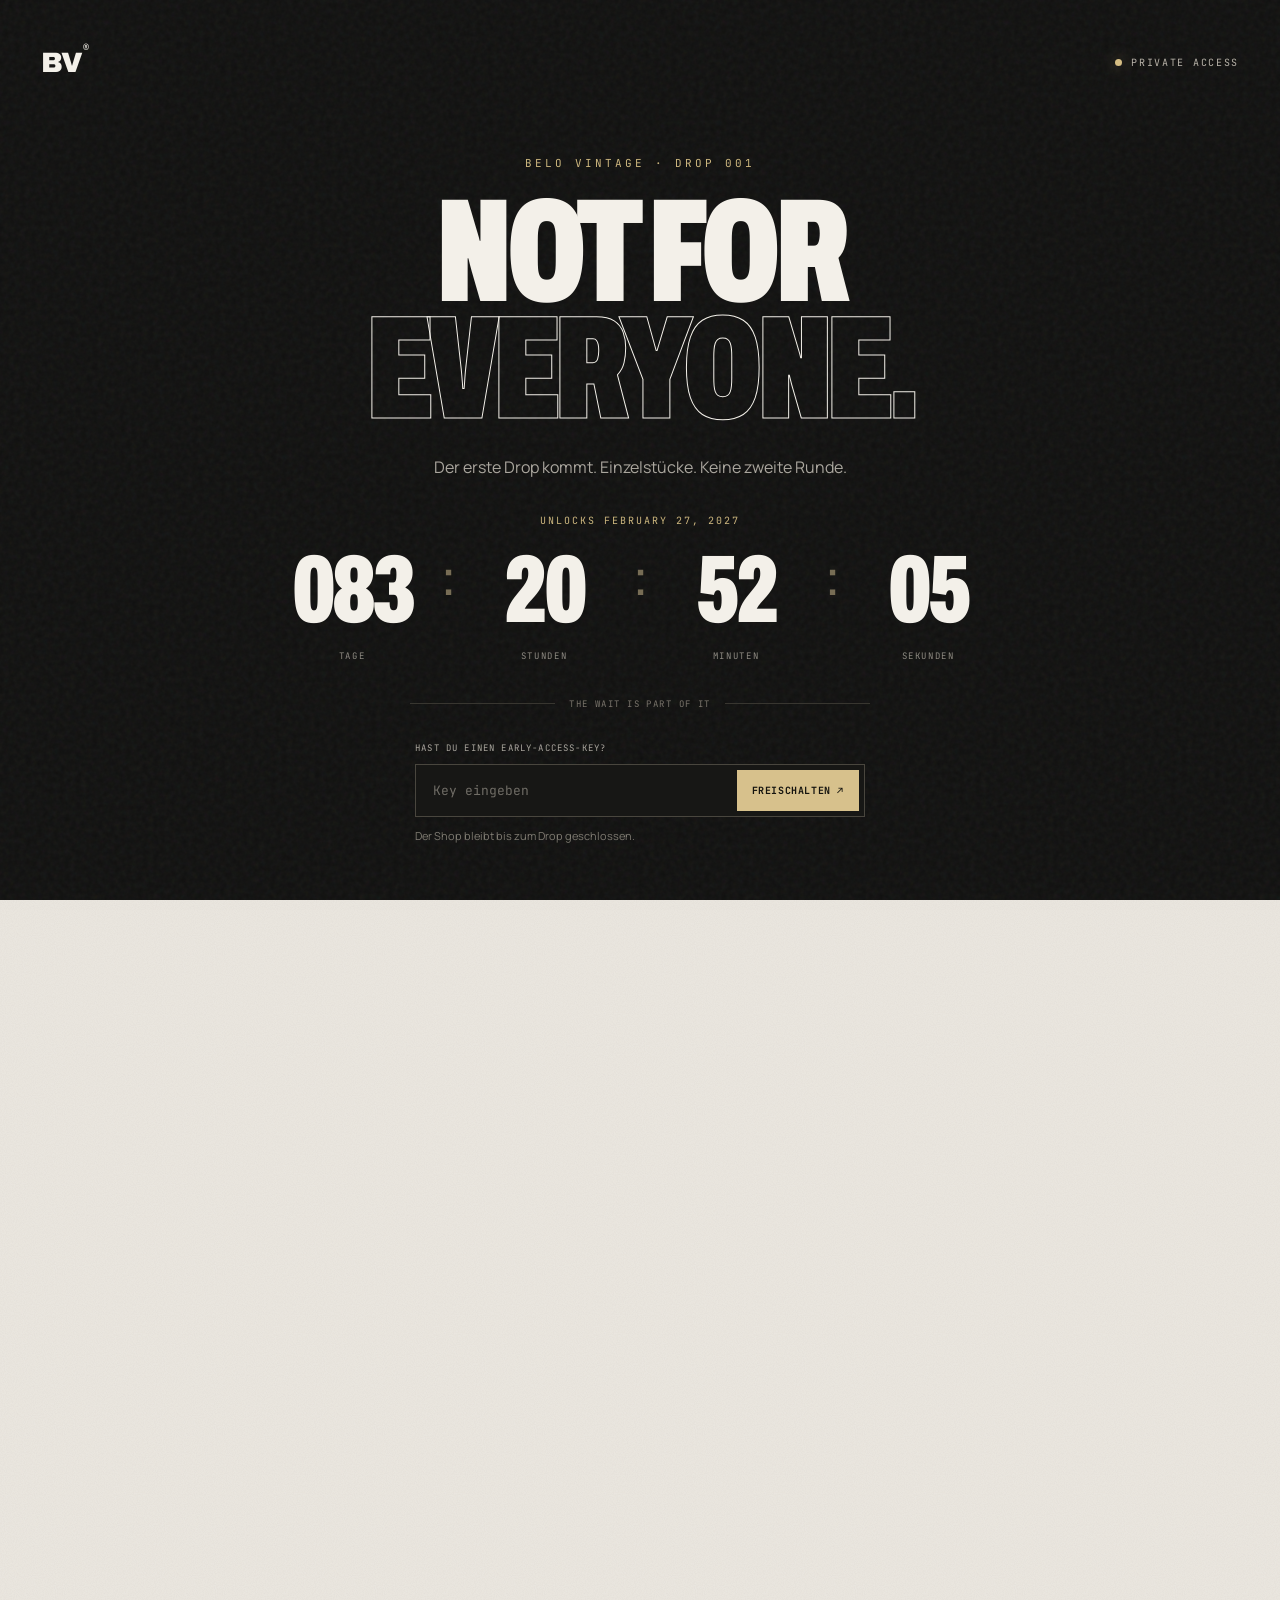
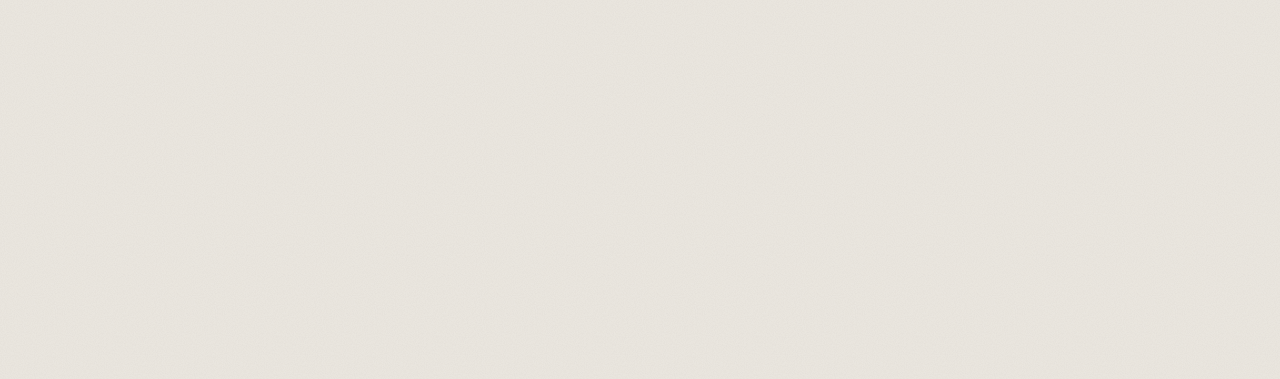
<file: index.html>
<!doctype html>
<html lang="de">
<head>
<meta charset="utf-8">
<meta name="viewport" content="width=device-width, initial-scale=1, viewport-fit=cover">
<title>Vintage Shop</title>
<meta name="description" content="Handverlesene Vintage- und Streetwear-Teile. Jedes Teil gibt es nur einmal.">
<meta name="theme-color" content="#14120F">
<script>document.documentElement.classList.add("drop-lock-pending");</script>
<link rel="icon" type="image/svg+xml" href="/favicon.svg?v=20261013-2">
<meta property="og:type" content="website">
<meta property="og:site_name" content="BELO VINTAGE">
<meta property="og:title" content="BELO VINTAGE – Vintage &amp; Streetwear">
<meta property="og:description" content="Handverlesene Vintage- &amp; Streetwear-Pieces. Jedes Teil gibt es nur einmal.">
<meta property="og:url" content="https://belovintage.de/">
<meta property="og:image" content="https://belovintage.de/favicon.svg">
<meta name="twitter:card" content="summary">
<meta name="twitter:title" content="BELO VINTAGE – Vintage &amp; Streetwear">
<meta name="twitter:description" content="Handverlesene Vintage- &amp; Streetwear-Pieces. Jedes Teil gibt es nur einmal.">
<link rel="preconnect" href="https://fonts.googleapis.com">
<link rel="preconnect" href="https://fonts.gstatic.com" crossorigin>
<link rel="stylesheet" href="https://fonts.googleapis.com/css2?family=Archivo:wdth,wght@62..125,500;62..125,700;62..125,900&family=Manrope:wght@400;500;600;700&family=JetBrains+Mono:wght@400;500&display=swap">
<link rel="stylesheet" href="style.css?v=20261013-9">
</head>
<body class="drop-locked">

<section id="drop-lock" aria-labelledby="lock-title">
  <div class="lock-grain" aria-hidden="true"></div>
  <div class="lock-top"><span class="lock-mark">BV<span>®</span></span><span class="lock-status"><i></i> PRIVATE ACCESS</span></div>
  <div class="lock-main">
    <p class="lock-kicker">BELO VINTAGE · DROP 001</p>
    <h1 id="lock-title">NOT FOR<br><span>EVERYONE.</span></h1>
    <p class="lock-copy">Der erste Drop kommt. Einzelstücke. Keine zweite Runde.</p>
    <div class="lock-date-label">UNLOCKS FEBRUARY 27, 2027</div>
    <div class="lock-clock" aria-label="Countdown bis zum ersten Drop">
      <div><strong id="cd-days">000</strong><span>TAGE</span></div><b class="clock-colon">:</b>
      <div><strong id="cd-hours">00</strong><span>STUNDEN</span></div><b class="clock-colon">:</b>
      <div><strong id="cd-minutes">00</strong><span>MINUTEN</span></div><b class="clock-colon">:</b>
      <div><strong id="cd-seconds">00</strong><span>SEKUNDEN</span></div>
    </div>
    <div class="lock-rule"><span></span><i>THE WAIT IS PART OF IT</i><span></span></div>
    <form id="early-form" class="early-form">
      <label for="early-key">HAST DU EINEN EARLY-ACCESS-KEY?</label>
      <div class="early-input-row"><input id="early-key" name="key" type="password" placeholder="Key eingeben" autocomplete="off" required maxlength="80"><button type="submit">FREISCHALTEN <span>↗</span></button></div>
      <p id="early-status" role="status" aria-live="polite">Der Shop bleibt bis zum Drop geschlossen.</p>
    </form>
  </div>
  <div class="lock-bottom"><span>BELO VINTAGE</span><span>EST. 2026</span><span>BERLIN · WORLDWIDE</span></div>
</section>

<div class="drops">
  <a class="drops-live" href="#shop"><i aria-hidden="true"></i><span class="lv" id="lv" hidden><b id="live-v">0</b> im Shop</span><span class="lv-sep" id="lv-sep" hidden></span><span><b id="drops-n">0</b> <span class="hide-s">Teile</span> verfügbar</span></a>
  <div class="drops-run" aria-hidden="true"><div class="track" id="ticker"></div></div>
</div>

<header class="bar">
  <a class="logo" href="#" aria-label="Zur Startseite"><span class="hole" aria-hidden="true"></span><span id="logo">VINTAGE</span></a>
  <nav class="links">
    <a href="#shop">Shop</a>
    <a href="#spiel">−20 % Spiel</a>
    <a href="#info">Infos</a>
    <a href="#kontakt">Kontakt</a>
  </nav>
  <div class="bar-r">
    <span class="live" id="live"><i></i><span id="live-n">0</span> verfügbar</span>
    <button class="cartbtn" id="cart-btn" type="button" aria-label="Warenkorb öffnen, 0 Teile">
      <svg viewBox="0 0 24 24" fill="none" stroke="currentColor" stroke-width="1.8" stroke-linecap="round" stroke-linejoin="round" aria-hidden="true"><path d="M5 8h14l-1.2 11.2a2 2 0 0 1-2 1.8H8.2a2 2 0 0 1-2-1.8z"/><path d="M9 8V6a3 3 0 0 1 6 0v2"/></svg>
      <span class="lbl">Warenkorb</span><span class="cnt" id="cart-n">0</span>
    </button>
  </div>
</header>

<section class="hero">
  <div class="hero-txt">
    <p class="kicker mono">Vintage &amp; Streetwear · Einzelstücke</p>
    <h1 id="hero-name">VINTAGE</h1>
    <p class="slogan" id="hero-slogan"></p>
    <div class="hero-cta">
      <a class="btn" href="#shop">Zum Drop <span aria-hidden="true">↓</span></a>
      <a class="btn line" href="#spiel" id="hero-game">20 % erspielen</a>
      <div class="seal" aria-hidden="true">
        <svg viewBox="0 0 120 120"><defs><path id="sealp" d="M60 60 m-45 0 a45 45 0 1 1 90 0 a45 45 0 1 1 -90 0"/></defs><text><textPath href="#sealp" textLength="282">ECHT · GEPRÜFT · GEMESSEN · EINZELSTÜCK ·</textPath></text></svg>
        <span class="seal-c">✓</span>
      </div>
    </div>
  </div>
  <div class="leine" id="leine" aria-label="Neue Teile"></div>
</section>

<main id="shop" class="wrap">
  <div class="shop-h">
    <h2>Der Drop</h2>
    <span class="mono muted" id="count"></span>
  </div>
  <div class="filterbar" id="filterbar">
    <div class="seg" id="cats" role="group" aria-label="Kategorie"></div>
    <div class="fright">
      <label class="field"><span>Größe</span><select id="f-size"><option value="">Alle</option></select></label>
      <label class="field"><span>Sortierung</span>
        <select id="f-sort">
          <option value="neu">Neu zuerst</option>
          <option value="preis-auf">Preis ↑</option>
          <option value="preis-ab">Preis ↓</option>
        </select></label>
      <label class="switch"><input type="checkbox" id="f-avail"><span class="knob" aria-hidden="true"></span>Nur verfügbar</label>
    </div>
  </div>
  <div class="grid" id="grid"></div>
</main>

<section class="game" id="spiel">
  <div class="game-in">
    <div class="game-txt">
      <p class="mono kicker">Rabatt-Spiel</p>
      <h2>Schnapp dir das Etikett. Spar <span class="hl">20&nbsp;%</span>.</h2>
      <p>Ein Holo-Preisetikett wirbelt durchs Bild, mal schnell, mal langsam. Tipp genau dann, wenn es auf der Linie ist. Triffst du, gilt der Rabatt für deine ganze Bestellung.</p>
      <div class="tries" id="tries"></div>
      <button class="btn" type="button" id="play-btn">Spiel starten</button>
    </div>
    <div class="stage" id="stage" tabindex="0" aria-label="Spielfeld. Tippen, Klicken oder Leertaste stoppt das Etikett.">
      <canvas id="gcv"></canvas>
      <div class="result" id="result"><div class="res-in" id="res-in"></div></div>
    </div>
  </div>
</section>

<section id="info" class="wrap"><div class="service">
  <div class="svc">
    <svg viewBox="0 0 24 24" aria-hidden="true"><path d="M3 7h11v9H3zM14 10h4l3 3v3h-7z"/><circle cx="7" cy="17.5" r="1.8"/><circle cx="17" cy="17.5" r="1.8"/></svg>
    <div><h3>Versand</h3><p id="ship-text"></p><p class="svc-sub" id="ship-cost"></p></div>
  </div>
  <div class="svc">
    <svg viewBox="0 0 24 24" aria-hidden="true"><rect x="3" y="6" width="18" height="12" rx="2"/><path d="M3 10h18M7 15h3"/></svg>
    <div><h3>Bezahlung</h3><div class="pay" id="pay-chips"></div><p class="svc-sub">Abgewickelt über Stripe</p></div>
  </div>
  <div class="svc">
    <svg viewBox="0 0 24 24" aria-hidden="true"><path d="M4 12a8 8 0 1 0 2.3-5.6"/><path d="M4 4v4h4"/></svg>
    <div><h3>Rückgabe</h3><p>Es gilt das gesetzliche Widerrufsrecht.</p><p class="svc-sub"><a href="widerruf.html">Widerruf &amp; Versandinfos</a></p></div>
  </div>
  <div class="svc">
    <svg viewBox="0 0 24 24" aria-hidden="true"><path d="M4 5h16v11H8l-4 4z"/></svg>
    <div><h3>Fragen zu einem Teil?</h3><p id="ask-text">Schreib mir einfach, ich schicke dir gern mehr Fotos oder Maße.</p><p class="svc-sub" id="ask-link"></p></div>
  </div>
</div></section>

<footer id="kontakt" class="foot">
  <div class="wrap foot-in">
    <div>
      <div class="foot-name" id="foot-name">VINTAGE</div>
      <div class="contact" id="contact"></div>
    </div>
    <nav class="legal"><a href="impressum.html">Impressum</a><a href="datenschutz.html">Datenschutz</a><a href="widerruf.html">Widerruf &amp; Versand</a></nav>
  </div>
</footer>

<!-- Produkt + Checkout (Seitenpanel / Bottom-Sheet) -->
<div class="scrim" id="scrim" hidden></div>
<aside class="drawer" id="drawer" role="dialog" aria-modal="true" aria-labelledby="d-title" hidden>
  <div class="d-head">
    <button class="icon-btn" id="d-back" type="button" aria-label="Zurück" hidden>←</button>
    <span class="mono d-step" id="d-step">Artikel</span>
    <button class="icon-btn" id="d-close" type="button" aria-label="Schließen">✕</button>
  </div>

  <section class="d-body" id="step-item">
    <div class="gal">
      <button class="cardbtn" id="card-btn" type="button"><span class="cb-holo" aria-hidden="true"></span>Holo-Karte</button>
      <div class="carousel" id="carousel"></div>
      <button class="gnav prev" id="g-prev" type="button" aria-label="Vorheriges Foto">‹</button>
      <button class="gnav next" id="g-next" type="button" aria-label="Nächstes Foto">›</button>
      <span class="gcount mono" id="g-count"></span>
    </div>
    <div class="thumbs" id="thumbs"></div>
    <p class="mono d-brand" id="d-brand"></p>
    <h2 id="d-title"></h2>
    <p class="d-price" id="d-price"></p>
    <dl class="specs" id="d-specs"></dl>
    <p class="d-desc" id="d-desc"></p>
    <div class="d-actions" id="d-actions"></div>
  </section>

  <section class="d-body" id="step-checkout" hidden>
    <h2 class="cart-h">Dein Warenkorb</h2>
    <div class="cartlist" id="cartlist"></div>
    <div class="cart-empty" id="cart-empty" hidden>
      <p>Dein Warenkorb ist leer.</p>
      <button class="buy ghost" type="button" id="cart-shop">Zum Shop</button>
    </div>
    <div id="cart-pay">
      <p class="cart-note mono">Jedes Teil gibt es nur einmal. Reserviert ist es erst nach der Zahlung.</p>
      <div class="sum" id="sum"></div>
      <section class="coupon-box" aria-label="Gutscheincode">
        <button class="coupon-toggle" id="coupon-toggle" type="button" aria-expanded="false" aria-controls="coupon-form">
          <span>＋ Gutscheincode oder Rabatt</span><span class="coupon-arrow" aria-hidden="true">⌄</span>
        </button>
        <div class="coupon-form" id="coupon-form" hidden>
          <label for="coupon-input">Gutscheincode</label>
          <div class="coupon-row">
            <input id="coupon-input" type="text" autocomplete="off" placeholder="z. B. BELO20-VXCT" maxlength="40">
            <button class="buy" id="coupon-apply" type="button">Einlösen</button>
          </div>
          <p class="coupon-status" id="coupon-status" role="status" aria-live="polite"></p>
        </div>
        <div class="codeinfo" id="codeinfo" hidden></div>
      </section>
      <div class="pay cart-pay-chips" id="cart-chips"></div>
      <p class="cart-addr">Lieferadresse und Zahlung gibst du auf der nächsten Seite ein.</p>
      <label class="agree"><input type="checkbox" id="c-agree"><span>Ich habe die <a href="widerruf.html" target="_blank">Widerrufsbelehrung</a> und die <a href="datenschutz.html" target="_blank">Datenschutzerklärung</a> gelesen.</span></label>
      <p class="err" id="c-err" role="alert"></p>
      <button class="buy" type="button" id="pay-btn">Zahlungspflichtig bestellen</button>
      <p class="demo-note" id="demo-note" hidden>Demo-Modus: Bezahlsystem noch nicht verbunden. Es wird nichts abgebucht.</p>
    </div>
  </section>

  <section class="d-body done" id="step-done" hidden>
    <div class="check-big" aria-hidden="true">✓</div>
    <h2>Danke für deine Bestellung!</h2>
    <p id="done-text"></p>
    <div class="ordercard" id="done-card"></div>
    <button class="buy ghost" type="button" id="done-close">Weiter stöbern</button>
  </section>
</aside>

<!-- Holo-Sammelkarte -->
<div class="tc-wrap" id="tc-wrap" hidden role="dialog" aria-modal="true" aria-label="Holo-Sammelkarte">
  <div class="tc-top"><span class="mono">Sammelkarte</span><button class="icon-btn" id="tc-close" type="button" aria-label="Schließen">✕</button></div>
  <div class="tc-stage" id="tc-stage">
    <div class="tc" id="tc">
      <div class="tc-face tc-front" id="tc-front"></div>
      <div class="tc-face tc-back" id="tc-back"></div>
    </div>
  </div>
  <p class="tc-hint mono" id="tc-hint">Bewegen zum Glänzen · Tippen zum Umdrehen</p>
  <button class="btn line tc-gyro" id="tc-gyro" type="button" hidden>Handy-Neigung aktivieren</button>
</div>

<div class="toast" id="toast" role="status" aria-live="polite"></div>

<script>
(function(){
  const target=Date.UTC(2027,1,26,23,0,0);
  const pad=(n,len=2)=>String(n).padStart(len,"0");
  function tick(){let ms=Math.max(0,target-Date.now());const d=Math.floor(ms/86400000);ms%=86400000;const hr=Math.floor(ms/3600000);ms%=3600000;const min=Math.floor(ms/60000);ms%=60000;const sec=Math.floor(ms/1000);
    document.getElementById("cd-days").textContent=pad(d,3);document.getElementById("cd-hours").textContent=pad(hr);document.getElementById("cd-minutes").textContent=pad(min);document.getElementById("cd-seconds").textContent=pad(sec);
    if(target-Date.now()<=0){unlock("Der erste Drop ist jetzt geöffnet.");document.getElementById("early-form").hidden=true;}
  }
  function unlock(message){document.body.classList.remove("drop-locked");document.documentElement.classList.remove("drop-lock-pending");sessionStorage.setItem("belo_drop_access","1");document.getElementById("drop-lock").hidden=true;const s=document.getElementById("early-status");if(s)s.textContent=message;}
  if(sessionStorage.getItem("belo_drop_access")==="1"){document.body.classList.remove("drop-locked");document.documentElement.classList.remove("drop-lock-pending");document.getElementById("drop-lock").hidden=true;}
  document.getElementById("early-form").addEventListener("submit",function(e){e.preventDefault();const key=document.getElementById("early-key").value.trim();const status=document.getElementById("early-status");if(key.toUpperCase()==="BV-27F9-XQ8M-4KZT-P6WN-9R2C-H7YD"){unlock("Access granted. Willkommen bei BELO VINTAGE.");}else{status.textContent="Dieser Key ist nicht gültig. Versuch es erneut.";status.classList.add("is-error");}});
  tick();setInterval(tick,1000);
})();
</script>
<script src="produkte.js?v=20261013-8"></script>
<script src="app.js?v=20261013-9"></script>
</body>
</html>
</file>
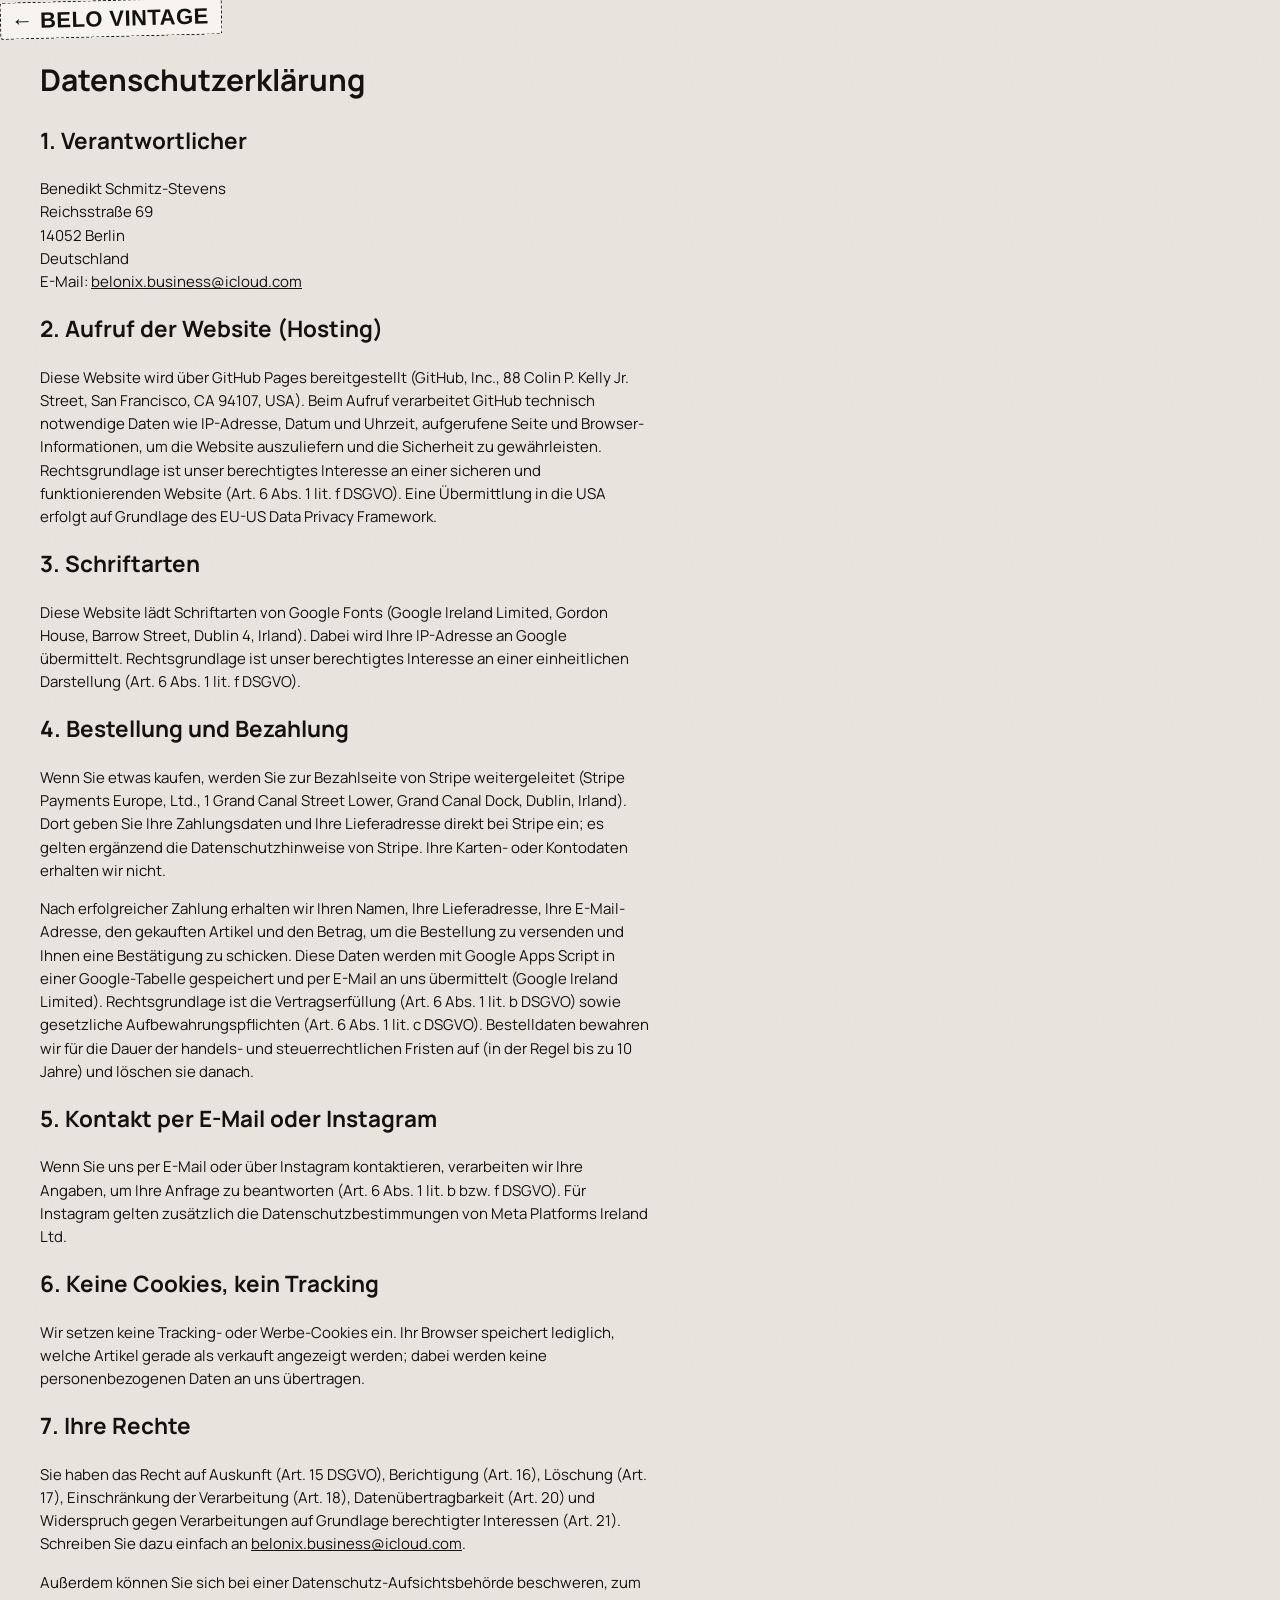
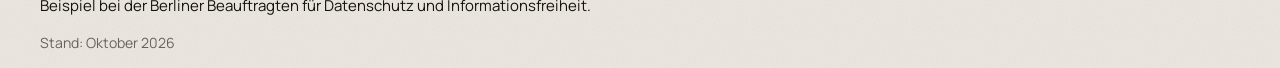
<file: datenschutz.html>
<!doctype html>
<html lang="de"><head><meta charset="utf-8"><meta name="viewport" content="width=device-width, initial-scale=1, viewport-fit=cover">
<title>Datenschutz – BELO VINTAGE</title><meta name="robots" content="noindex">
<link rel="stylesheet" href="https://fonts.googleapis.com/css2?family=Unbounded:wght@700;800&family=Manrope:wght@400;500;600;700&family=JetBrains+Mono:wght@400;500&display=swap">
<link rel="stylesheet" href="style.css">
<style>.legalpage p,.legalpage li{max-width:68ch;color:var(--ink)} .legalpage .muted{color:var(--muted);font-size:14px} .box{background:var(--surface);border:1px solid var(--line);border-radius:16px;padding:18px 20px;margin:12px 0} .legalpage a{color:var(--accent)}</style>
</head><body>
<header class="top"><a class="logo" href="index.html">← BELO VINTAGE</a></header>
<main class="wrap legalpage">
<h1>Datenschutzerklärung</h1>
<h2>1. Verantwortlicher</h2>
<p>Benedikt Schmitz-Stevens<br>Reichsstraße 69<br>14052 Berlin<br>Deutschland<br>E-Mail: <a href="mailto:belonix.business@icloud.com">belonix.business@icloud.com</a></p>
<h2>2. Aufruf der Website (Hosting)</h2>
<p>Diese Website wird über GitHub Pages bereitgestellt (GitHub, Inc., 88 Colin P. Kelly Jr. Street, San Francisco, CA 94107, USA). Beim Aufruf verarbeitet GitHub technisch notwendige Daten wie IP-Adresse, Datum und Uhrzeit, aufgerufene Seite und Browser-Informationen, um die Website auszuliefern und die Sicherheit zu gewährleisten. Rechtsgrundlage ist unser berechtigtes Interesse an einer sicheren und funktionierenden Website (Art. 6 Abs. 1 lit. f DSGVO). Eine Übermittlung in die USA erfolgt auf Grundlage des EU-US Data Privacy Framework.</p>
<h2>3. Schriftarten</h2>
<p>Diese Website lädt Schriftarten von Google Fonts (Google Ireland Limited, Gordon House, Barrow Street, Dublin 4, Irland). Dabei wird Ihre IP-Adresse an Google übermittelt. Rechtsgrundlage ist unser berechtigtes Interesse an einer einheitlichen Darstellung (Art. 6 Abs. 1 lit. f DSGVO).</p>
<h2>4. Bestellung und Bezahlung</h2>
<p>Wenn Sie etwas kaufen, werden Sie zur Bezahlseite von Stripe weitergeleitet (Stripe Payments Europe, Ltd., 1 Grand Canal Street Lower, Grand Canal Dock, Dublin, Irland). Dort geben Sie Ihre Zahlungsdaten und Ihre Lieferadresse direkt bei Stripe ein; es gelten ergänzend die Datenschutzhinweise von Stripe. Ihre Karten- oder Kontodaten erhalten wir nicht.</p>
<p>Nach erfolgreicher Zahlung erhalten wir Ihren Namen, Ihre Lieferadresse, Ihre E-Mail-Adresse, den gekauften Artikel und den Betrag, um die Bestellung zu versenden und Ihnen eine Bestätigung zu schicken. Diese Daten werden mit Google Apps Script in einer Google-Tabelle gespeichert und per E-Mail an uns übermittelt (Google Ireland Limited). Rechtsgrundlage ist die Vertragserfüllung (Art. 6 Abs. 1 lit. b DSGVO) sowie gesetzliche Aufbewahrungspflichten (Art. 6 Abs. 1 lit. c DSGVO). Bestelldaten bewahren wir für die Dauer der handels- und steuerrechtlichen Fristen auf (in der Regel bis zu 10 Jahre) und löschen sie danach.</p>
<h2>5. Kontakt per E-Mail oder Instagram</h2>
<p>Wenn Sie uns per E-Mail oder über Instagram kontaktieren, verarbeiten wir Ihre Angaben, um Ihre Anfrage zu beantworten (Art. 6 Abs. 1 lit. b bzw. f DSGVO). Für Instagram gelten zusätzlich die Datenschutzbestimmungen von Meta Platforms Ireland Ltd.</p>
<h2>6. Keine Cookies, kein Tracking</h2>
<p>Wir setzen keine Tracking- oder Werbe-Cookies ein. Ihr Browser speichert lediglich, welche Artikel gerade als verkauft angezeigt werden; dabei werden keine personenbezogenen Daten an uns übertragen.</p>
<h2>7. Ihre Rechte</h2>
<p>Sie haben das Recht auf Auskunft (Art. 15 DSGVO), Berichtigung (Art. 16), Löschung (Art. 17), Einschränkung der Verarbeitung (Art. 18), Datenübertragbarkeit (Art. 20) und Widerspruch gegen Verarbeitungen auf Grundlage berechtigter Interessen (Art. 21). Schreiben Sie dazu einfach an <a href="mailto:belonix.business@icloud.com">belonix.business@icloud.com</a>.</p>
<p>Außerdem können Sie sich bei einer Datenschutz-Aufsichtsbehörde beschweren, zum Beispiel bei der Berliner Beauftragten für Datenschutz und Informationsfreiheit.</p>
<p class="muted">Stand: Oktober 2026</p>
</main></body></html>
</file>
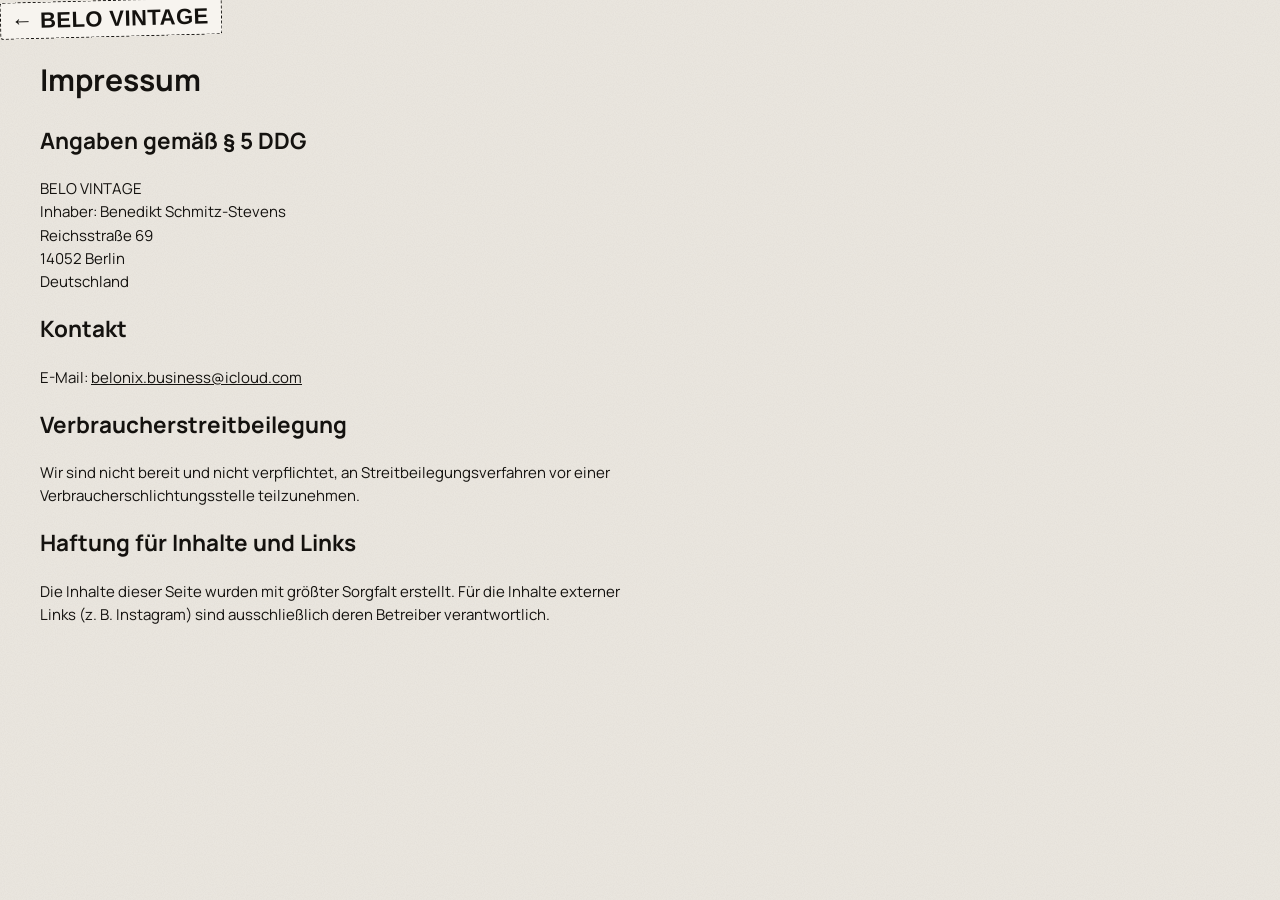
<file: impressum.html>
<!doctype html>
<html lang="de"><head><meta charset="utf-8"><meta name="viewport" content="width=device-width, initial-scale=1, viewport-fit=cover">
<title>Impressum – BELO VINTAGE</title><meta name="robots" content="noindex">
<link rel="stylesheet" href="https://fonts.googleapis.com/css2?family=Unbounded:wght@700;800&family=Manrope:wght@400;500;600;700&family=JetBrains+Mono:wght@400;500&display=swap">
<link rel="stylesheet" href="style.css">
<style>.legalpage p,.legalpage li{max-width:68ch;color:var(--ink)} .legalpage .muted{color:var(--muted);font-size:14px} .box{background:var(--surface);border:1px solid var(--line);border-radius:16px;padding:18px 20px;margin:12px 0} .legalpage a{color:var(--accent)}</style>
</head><body>
<header class="top"><a class="logo" href="index.html">← BELO VINTAGE</a></header>
<main class="wrap legalpage">
<h1>Impressum</h1>
<h2>Angaben gemäß § 5 DDG</h2>
<p>BELO VINTAGE<br>Inhaber: Benedikt Schmitz-Stevens<br>Reichsstraße 69<br>14052 Berlin<br>Deutschland</p>
<h2>Kontakt</h2>
<p>E-Mail: <a href="mailto:belonix.business@icloud.com">belonix.business@icloud.com</a></p>
<h2>Verbraucherstreitbeilegung</h2>
<p>Wir sind nicht bereit und nicht verpflichtet, an Streitbeilegungsverfahren vor einer Verbraucherschlichtungsstelle teilzunehmen.</p>
<h2>Haftung für Inhalte und Links</h2>
<p>Die Inhalte dieser Seite wurden mit größter Sorgfalt erstellt. Für die Inhalte externer Links (z. B. Instagram) sind ausschließlich deren Betreiber verantwortlich.</p>
</main></body></html>
</file>
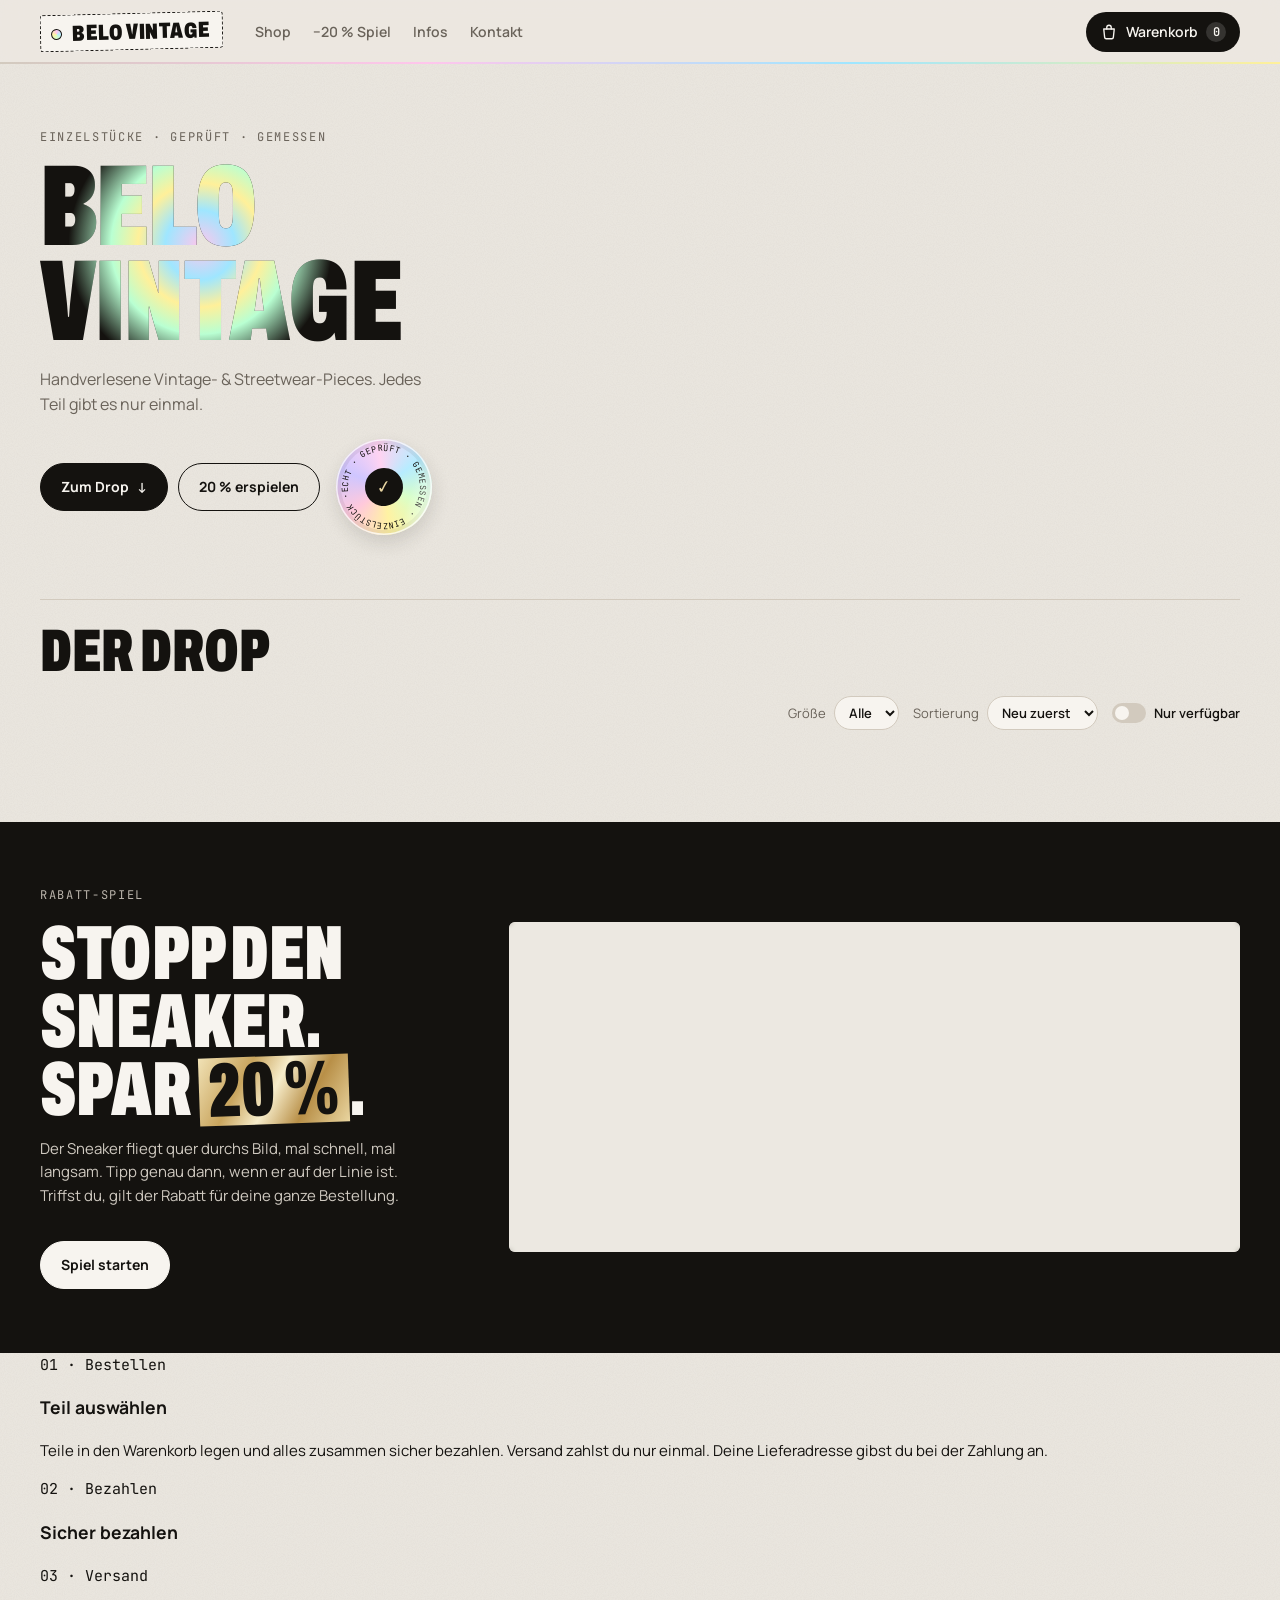
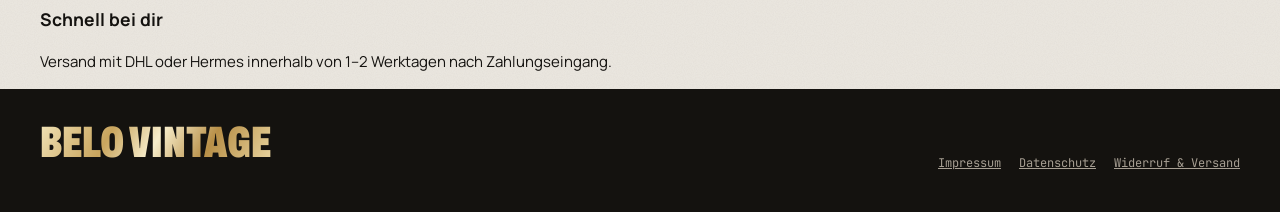
<file: index_1.html>
<!doctype html>
<html lang="de">
<head>
<meta charset="utf-8">
<meta name="viewport" content="width=device-width, initial-scale=1, viewport-fit=cover">
<title>Vintage Shop</title>
<meta name="description" content="Handverlesene Vintage- und Streetwear-Teile. Jedes Teil gibt es nur einmal.">
<meta name="theme-color" content="#EFECE6">
<link rel="preconnect" href="https://fonts.googleapis.com">
<link rel="preconnect" href="https://fonts.gstatic.com" crossorigin>
<link rel="stylesheet" href="https://fonts.googleapis.com/css2?family=Archivo:wdth,wght@62..125,500;62..125,700;62..125,900&family=Manrope:wght@400;500;600;700&family=JetBrains+Mono:wght@400;500&display=swap">
<link rel="stylesheet" href="style.css">
</head>
<body>

<div class="tape" aria-hidden="true"><div class="track" id="ticker"></div></div>

<header class="bar">
  <a class="logo" href="#" aria-label="Zur Startseite"><span class="hole" aria-hidden="true"></span><span id="logo">VINTAGE</span></a>
  <nav class="links">
    <a href="#shop">Shop</a>
    <a href="#spiel">−20 % Spiel</a>
    <a href="#info">Infos</a>
    <a href="#kontakt">Kontakt</a>
  </nav>
  <div class="bar-r">
    <span class="live" id="live"><i></i><span id="live-n">0</span> verfügbar</span>
    <button class="cartbtn" id="cart-btn" type="button" aria-label="Warenkorb öffnen, 0 Teile">
      <svg viewBox="0 0 24 24" fill="none" stroke="currentColor" stroke-width="1.8" stroke-linecap="round" stroke-linejoin="round" aria-hidden="true"><path d="M5 8h14l-1.2 11.2a2 2 0 0 1-2 1.8H8.2a2 2 0 0 1-2-1.8z"/><path d="M9 8V6a3 3 0 0 1 6 0v2"/></svg>
      <span class="lbl">Warenkorb</span><span class="cnt" id="cart-n">0</span>
    </button>
  </div>
</header>

<section class="hero">
  <div class="hero-txt">
    <p class="kicker mono">Einzelstücke · geprüft · gemessen</p>
    <h1 id="hero-name">VINTAGE</h1>
    <p class="slogan" id="hero-slogan"></p>
    <div class="hero-cta">
      <a class="btn" href="#shop">Zum Drop <span aria-hidden="true">↓</span></a>
      <a class="btn line" href="#spiel" id="hero-game">20 % erspielen</a>
      <div class="seal" aria-hidden="true">
        <svg viewBox="0 0 120 120"><defs><path id="sealp" d="M60 60 m-45 0 a45 45 0 1 1 90 0 a45 45 0 1 1 -90 0"/></defs><text><textPath href="#sealp" textLength="282">ECHT · GEPRÜFT · GEMESSEN · EINZELSTÜCK ·</textPath></text></svg>
        <span class="seal-c">✓</span>
      </div>
    </div>
  </div>
  <div class="leine" id="leine" aria-label="Neue Teile"></div>
</section>

<main id="shop" class="wrap">
  <div class="shop-h">
    <h2>Der Drop</h2>
    <span class="mono muted" id="count"></span>
  </div>
  <div class="filterbar" id="filterbar">
    <div class="seg" id="cats" role="group" aria-label="Kategorie"></div>
    <div class="fright">
      <label class="field"><span>Größe</span><select id="f-size"><option value="">Alle</option></select></label>
      <label class="field"><span>Sortierung</span>
        <select id="f-sort">
          <option value="neu">Neu zuerst</option>
          <option value="preis-auf">Preis ↑</option>
          <option value="preis-ab">Preis ↓</option>
        </select></label>
      <label class="switch"><input type="checkbox" id="f-avail"><span class="knob" aria-hidden="true"></span>Nur verfügbar</label>
    </div>
  </div>
  <div class="grid" id="grid"></div>
</main>

<section class="game" id="spiel">
  <div class="game-in">
    <div class="game-txt">
      <p class="mono kicker">Rabatt-Spiel</p>
      <h2>Stopp den Sneaker. Spar <span class="hl">20&nbsp;%</span>.</h2>
      <p>Der Sneaker fliegt quer durchs Bild, mal schnell, mal langsam. Tipp genau dann, wenn er auf der Linie ist. Triffst du, gilt der Rabatt für deine ganze Bestellung.</p>
      <div class="tries" id="tries"></div>
      <button class="btn" type="button" id="play-btn">Spiel starten</button>
    </div>
    <div class="stage" id="stage" tabindex="0" aria-label="Spielfeld. Tippen, Klicken oder Leertaste stoppt den Sneaker.">
      <canvas id="gcv"></canvas>
      <div class="result" id="result"><div class="res-in" id="res-in"></div></div>
    </div>
  </div>
</section>

<section id="info" class="wrap info">
  <div class="info-card"><span class="mono">01 · Bestellen</span><h3>Teil auswählen</h3><p>Teile in den Warenkorb legen und alles zusammen sicher bezahlen. Versand zahlst du nur einmal. Deine Lieferadresse gibst du bei der Zahlung an.</p></div>
  <div class="info-card"><span class="mono">02 · Bezahlen</span><h3>Sicher bezahlen</h3><p id="pay-text"></p></div>
  <div class="info-card"><span class="mono">03 · Versand</span><h3>Schnell bei dir</h3><p id="ship-text"></p></div>
</section>

<footer id="kontakt" class="foot">
  <div class="wrap foot-in">
    <div>
      <div class="foot-name" id="foot-name">VINTAGE</div>
      <div class="contact" id="contact"></div>
    </div>
    <nav class="legal"><a href="impressum.html">Impressum</a><a href="datenschutz.html">Datenschutz</a><a href="widerruf.html">Widerruf &amp; Versand</a></nav>
  </div>
</footer>

<!-- Produkt + Checkout (Seitenpanel / Bottom-Sheet) -->
<div class="scrim" id="scrim" hidden></div>
<aside class="drawer" id="drawer" role="dialog" aria-modal="true" aria-labelledby="d-title" hidden>
  <div class="d-head">
    <button class="icon-btn" id="d-back" type="button" aria-label="Zurück" hidden>←</button>
    <span class="mono d-step" id="d-step">Artikel</span>
    <button class="icon-btn" id="d-close" type="button" aria-label="Schließen">✕</button>
  </div>

  <section class="d-body" id="step-item">
    <div class="gal">
      <div class="carousel" id="carousel"></div>
      <button class="gnav prev" id="g-prev" type="button" aria-label="Vorheriges Foto">‹</button>
      <button class="gnav next" id="g-next" type="button" aria-label="Nächstes Foto">›</button>
      <span class="gcount mono" id="g-count"></span>
    </div>
    <div class="thumbs" id="thumbs"></div>
    <p class="mono d-brand" id="d-brand"></p>
    <h2 id="d-title"></h2>
    <p class="d-price" id="d-price"></p>
    <dl class="specs" id="d-specs"></dl>
    <p class="d-desc" id="d-desc"></p>
    <div class="d-actions" id="d-actions"></div>
  </section>

  <section class="d-body" id="step-checkout" hidden>
    <h2 class="cart-h">Dein Warenkorb</h2>
    <div class="cartlist" id="cartlist"></div>
    <div class="cart-empty" id="cart-empty" hidden>
      <p>Dein Warenkorb ist leer.</p>
      <button class="buy ghost" type="button" id="cart-shop">Zum Shop</button>
    </div>
    <div id="cart-pay">
      <p class="cart-note mono">Jedes Teil gibt es nur einmal. Reserviert ist es erst nach der Zahlung.</p>
      <div class="sum" id="sum"></div>
      <div class="codeinfo" id="codeinfo" hidden></div>
      <ul class="perks">
        <li>Bezahlen mit Karte, Apple Pay, Google Pay, Klarna oder Lastschrift</li>
        <li>Lieferadresse gibst du direkt bei der Zahlung an</li>
        <li>Sicher verschlüsselt über Stripe. Deine Kartendaten sehe ich nie.</li>
      </ul>
      <label class="agree"><input type="checkbox" id="c-agree"><span>Ich habe die <a href="widerruf.html" target="_blank">Widerrufsbelehrung</a> und die <a href="datenschutz.html" target="_blank">Datenschutzerklärung</a> gelesen.</span></label>
      <p class="hint">Du wirst zur sicheren Bezahlseite weitergeleitet.</p>
      <p class="err" id="c-err" role="alert"></p>
      <button class="buy" type="button" id="pay-btn">Zahlungspflichtig bestellen</button>
      <p class="demo-note" id="demo-note" hidden>Demo-Modus: Bezahlsystem noch nicht verbunden. Es wird nichts abgebucht.</p>
    </div>
  </section>

  <section class="d-body done" id="step-done" hidden>
    <div class="check-big" aria-hidden="true">✓</div>
    <h2>Danke für deine Bestellung!</h2>
    <p id="done-text"></p>
    <div class="ordercard" id="done-card"></div>
    <button class="buy ghost" type="button" id="done-close">Weiter stöbern</button>
  </section>
</aside>

<div class="toast" id="toast" role="status" aria-live="polite"></div>

<script src="produkte.js"></script>
<script src="app.js"></script>
</body>
</html>
</file>
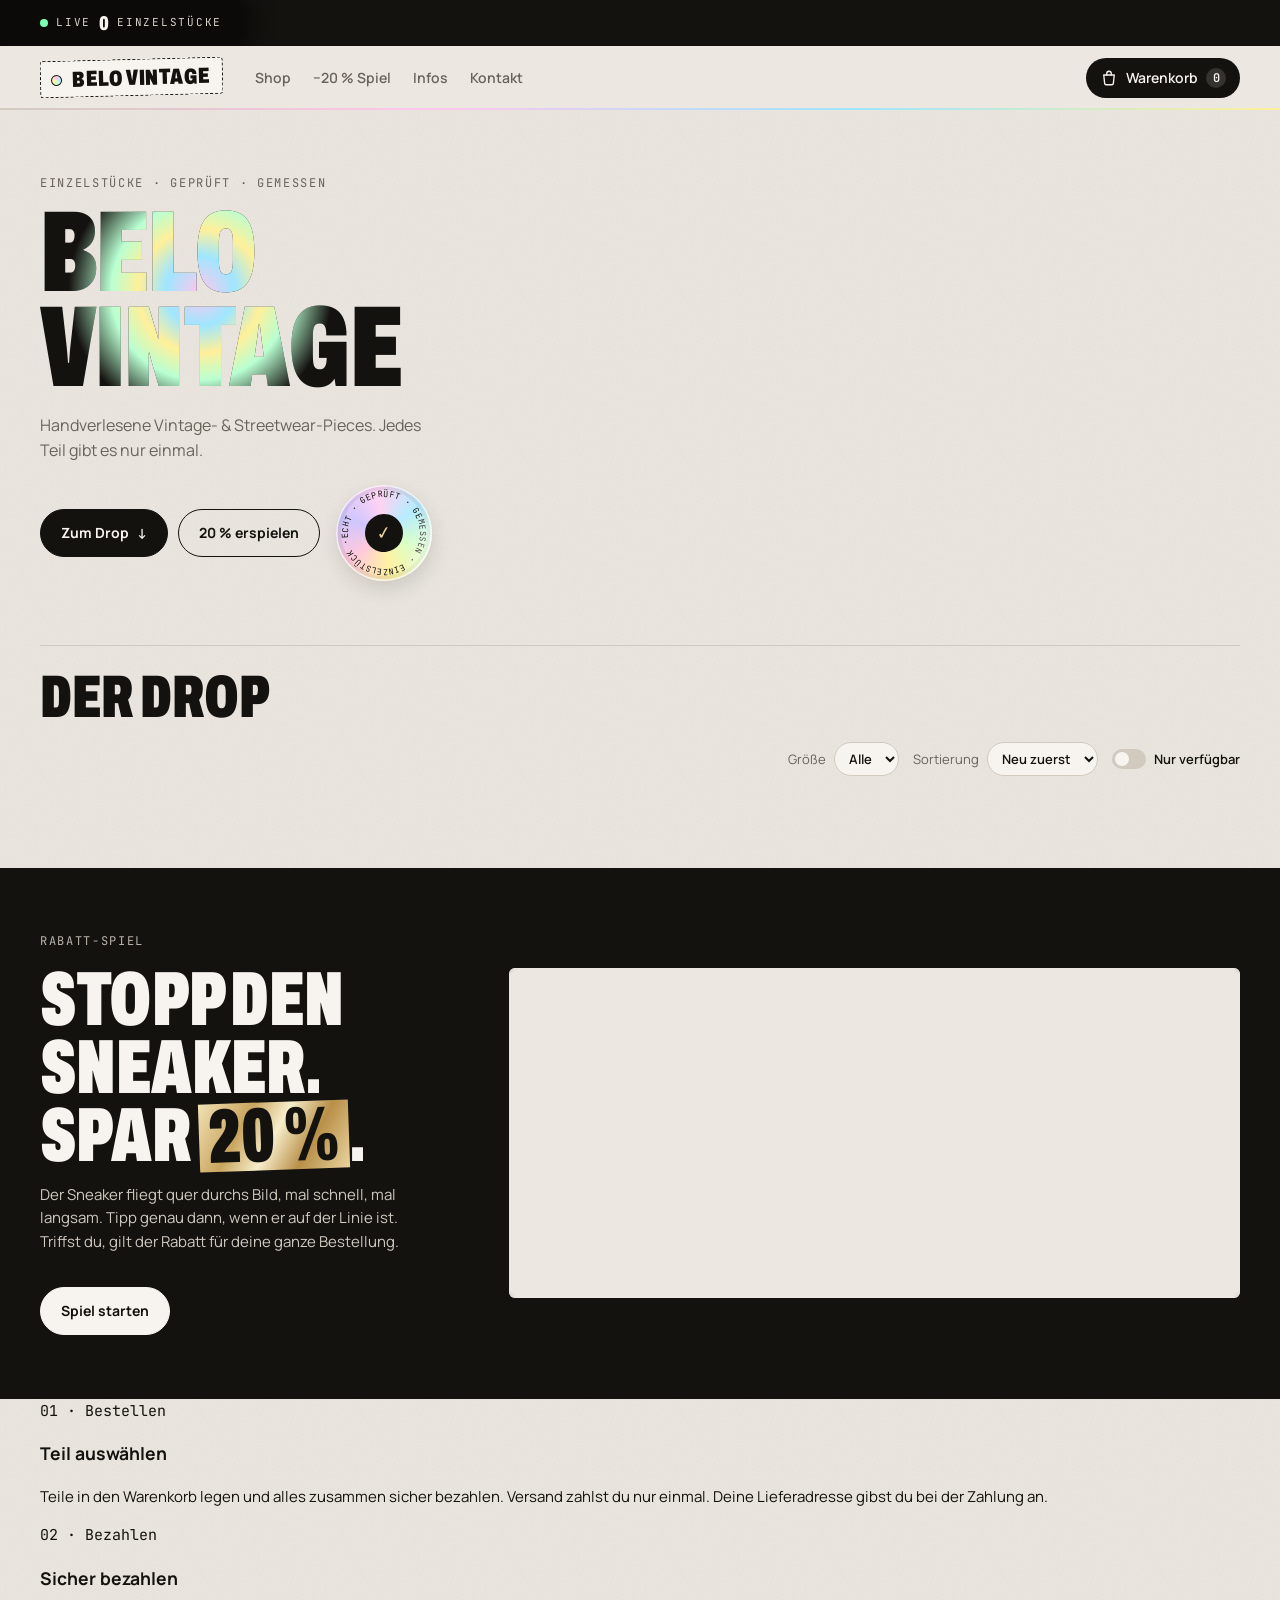
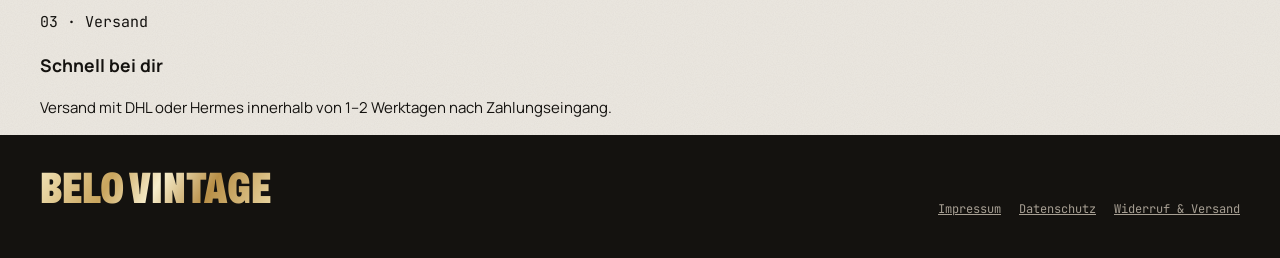
<file: index_2.html>
<!doctype html>
<html lang="de">
<head>
<meta charset="utf-8">
<meta name="viewport" content="width=device-width, initial-scale=1, viewport-fit=cover">
<title>Vintage Shop</title>
<meta name="description" content="Handverlesene Vintage- und Streetwear-Teile. Jedes Teil gibt es nur einmal.">
<meta name="theme-color" content="#EFECE6">
<link rel="preconnect" href="https://fonts.googleapis.com">
<link rel="preconnect" href="https://fonts.gstatic.com" crossorigin>
<link rel="stylesheet" href="https://fonts.googleapis.com/css2?family=Archivo:wdth,wght@62..125,500;62..125,700;62..125,900&family=Manrope:wght@400;500;600;700&family=JetBrains+Mono:wght@400;500&display=swap">
<link rel="stylesheet" href="style.css">
</head>
<body>

<div class="drops">
  <a class="drops-live" href="#shop"><i aria-hidden="true"></i><span>Live</span><b id="drops-n">0</b><span class="hide-s">Einzelstücke</span></a>
  <div class="drops-run" aria-hidden="true"><div class="track" id="ticker"></div></div>
</div>

<header class="bar">
  <a class="logo" href="#" aria-label="Zur Startseite"><span class="hole" aria-hidden="true"></span><span id="logo">VINTAGE</span></a>
  <nav class="links">
    <a href="#shop">Shop</a>
    <a href="#spiel">−20 % Spiel</a>
    <a href="#info">Infos</a>
    <a href="#kontakt">Kontakt</a>
  </nav>
  <div class="bar-r">
    <span class="live" id="live"><i></i><span id="live-n">0</span> verfügbar</span>
    <button class="cartbtn" id="cart-btn" type="button" aria-label="Warenkorb öffnen, 0 Teile">
      <svg viewBox="0 0 24 24" fill="none" stroke="currentColor" stroke-width="1.8" stroke-linecap="round" stroke-linejoin="round" aria-hidden="true"><path d="M5 8h14l-1.2 11.2a2 2 0 0 1-2 1.8H8.2a2 2 0 0 1-2-1.8z"/><path d="M9 8V6a3 3 0 0 1 6 0v2"/></svg>
      <span class="lbl">Warenkorb</span><span class="cnt" id="cart-n">0</span>
    </button>
  </div>
</header>

<section class="hero">
  <div class="hero-txt">
    <p class="kicker mono">Einzelstücke · geprüft · gemessen</p>
    <h1 id="hero-name">VINTAGE</h1>
    <p class="slogan" id="hero-slogan"></p>
    <div class="hero-cta">
      <a class="btn" href="#shop">Zum Drop <span aria-hidden="true">↓</span></a>
      <a class="btn line" href="#spiel" id="hero-game">20 % erspielen</a>
      <div class="seal" aria-hidden="true">
        <svg viewBox="0 0 120 120"><defs><path id="sealp" d="M60 60 m-45 0 a45 45 0 1 1 90 0 a45 45 0 1 1 -90 0"/></defs><text><textPath href="#sealp" textLength="282">ECHT · GEPRÜFT · GEMESSEN · EINZELSTÜCK ·</textPath></text></svg>
        <span class="seal-c">✓</span>
      </div>
    </div>
  </div>
  <div class="leine" id="leine" aria-label="Neue Teile"></div>
</section>

<main id="shop" class="wrap">
  <div class="shop-h">
    <h2>Der Drop</h2>
    <span class="mono muted" id="count"></span>
  </div>
  <div class="filterbar" id="filterbar">
    <div class="seg" id="cats" role="group" aria-label="Kategorie"></div>
    <div class="fright">
      <label class="field"><span>Größe</span><select id="f-size"><option value="">Alle</option></select></label>
      <label class="field"><span>Sortierung</span>
        <select id="f-sort">
          <option value="neu">Neu zuerst</option>
          <option value="preis-auf">Preis ↑</option>
          <option value="preis-ab">Preis ↓</option>
        </select></label>
      <label class="switch"><input type="checkbox" id="f-avail"><span class="knob" aria-hidden="true"></span>Nur verfügbar</label>
    </div>
  </div>
  <div class="grid" id="grid"></div>
</main>

<section class="game" id="spiel">
  <div class="game-in">
    <div class="game-txt">
      <p class="mono kicker">Rabatt-Spiel</p>
      <h2>Stopp den Sneaker. Spar <span class="hl">20&nbsp;%</span>.</h2>
      <p>Der Sneaker fliegt quer durchs Bild, mal schnell, mal langsam. Tipp genau dann, wenn er auf der Linie ist. Triffst du, gilt der Rabatt für deine ganze Bestellung.</p>
      <div class="tries" id="tries"></div>
      <button class="btn" type="button" id="play-btn">Spiel starten</button>
    </div>
    <div class="stage" id="stage" tabindex="0" aria-label="Spielfeld. Tippen, Klicken oder Leertaste stoppt den Sneaker.">
      <canvas id="gcv"></canvas>
      <div class="result" id="result"><div class="res-in" id="res-in"></div></div>
    </div>
  </div>
</section>

<section id="info" class="wrap info">
  <div class="info-card"><span class="mono">01 · Bestellen</span><h3>Teil auswählen</h3><p>Teile in den Warenkorb legen und alles zusammen sicher bezahlen. Versand zahlst du nur einmal. Deine Lieferadresse gibst du bei der Zahlung an.</p></div>
  <div class="info-card"><span class="mono">02 · Bezahlen</span><h3>Sicher bezahlen</h3><p id="pay-text"></p></div>
  <div class="info-card"><span class="mono">03 · Versand</span><h3>Schnell bei dir</h3><p id="ship-text"></p></div>
</section>

<footer id="kontakt" class="foot">
  <div class="wrap foot-in">
    <div>
      <div class="foot-name" id="foot-name">VINTAGE</div>
      <div class="contact" id="contact"></div>
    </div>
    <nav class="legal"><a href="impressum.html">Impressum</a><a href="datenschutz.html">Datenschutz</a><a href="widerruf.html">Widerruf &amp; Versand</a></nav>
  </div>
</footer>

<!-- Produkt + Checkout (Seitenpanel / Bottom-Sheet) -->
<div class="scrim" id="scrim" hidden></div>
<aside class="drawer" id="drawer" role="dialog" aria-modal="true" aria-labelledby="d-title" hidden>
  <div class="d-head">
    <button class="icon-btn" id="d-back" type="button" aria-label="Zurück" hidden>←</button>
    <span class="mono d-step" id="d-step">Artikel</span>
    <button class="icon-btn" id="d-close" type="button" aria-label="Schließen">✕</button>
  </div>

  <section class="d-body" id="step-item">
    <div class="gal">
      <div class="carousel" id="carousel"></div>
      <button class="gnav prev" id="g-prev" type="button" aria-label="Vorheriges Foto">‹</button>
      <button class="gnav next" id="g-next" type="button" aria-label="Nächstes Foto">›</button>
      <span class="gcount mono" id="g-count"></span>
    </div>
    <div class="thumbs" id="thumbs"></div>
    <p class="mono d-brand" id="d-brand"></p>
    <h2 id="d-title"></h2>
    <p class="d-price" id="d-price"></p>
    <dl class="specs" id="d-specs"></dl>
    <p class="d-desc" id="d-desc"></p>
    <div class="d-actions" id="d-actions"></div>
  </section>

  <section class="d-body" id="step-checkout" hidden>
    <h2 class="cart-h">Dein Warenkorb</h2>
    <div class="cartlist" id="cartlist"></div>
    <div class="cart-empty" id="cart-empty" hidden>
      <p>Dein Warenkorb ist leer.</p>
      <button class="buy ghost" type="button" id="cart-shop">Zum Shop</button>
    </div>
    <div id="cart-pay">
      <p class="cart-note mono">Jedes Teil gibt es nur einmal. Reserviert ist es erst nach der Zahlung.</p>
      <div class="sum" id="sum"></div>
      <div class="codeinfo" id="codeinfo" hidden></div>
      <ul class="perks">
        <li>Bezahlen mit Karte, Apple Pay, Google Pay, Klarna oder Lastschrift</li>
        <li>Lieferadresse gibst du direkt bei der Zahlung an</li>
        <li>Sicher verschlüsselt über Stripe. Deine Kartendaten sehe ich nie.</li>
      </ul>
      <label class="agree"><input type="checkbox" id="c-agree"><span>Ich habe die <a href="widerruf.html" target="_blank">Widerrufsbelehrung</a> und die <a href="datenschutz.html" target="_blank">Datenschutzerklärung</a> gelesen.</span></label>
      <p class="hint">Du wirst zur sicheren Bezahlseite weitergeleitet.</p>
      <p class="err" id="c-err" role="alert"></p>
      <button class="buy" type="button" id="pay-btn">Zahlungspflichtig bestellen</button>
      <p class="demo-note" id="demo-note" hidden>Demo-Modus: Bezahlsystem noch nicht verbunden. Es wird nichts abgebucht.</p>
    </div>
  </section>

  <section class="d-body done" id="step-done" hidden>
    <div class="check-big" aria-hidden="true">✓</div>
    <h2>Danke für deine Bestellung!</h2>
    <p id="done-text"></p>
    <div class="ordercard" id="done-card"></div>
    <button class="buy ghost" type="button" id="done-close">Weiter stöbern</button>
  </section>
</aside>

<div class="toast" id="toast" role="status" aria-live="polite"></div>

<script src="produkte.js"></script>
<script src="app.js"></script>
</body>
</html>
</file>
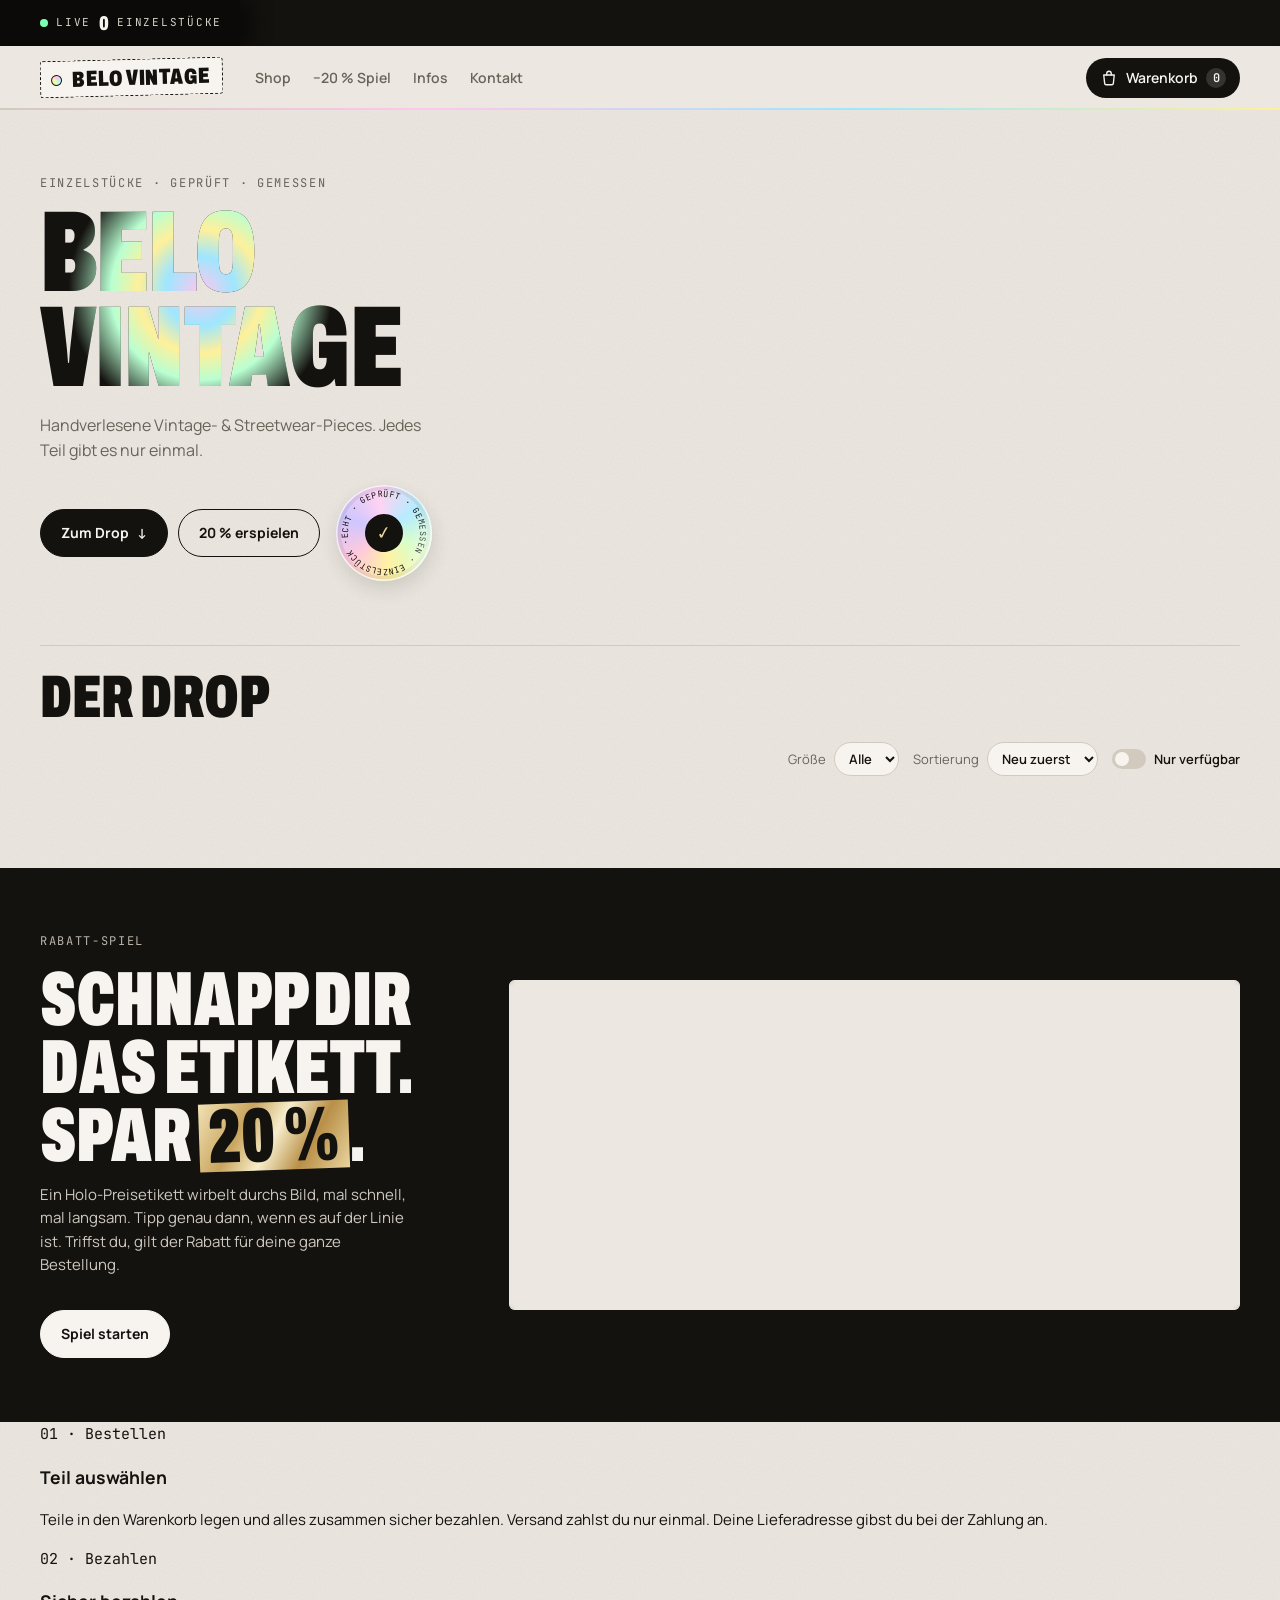
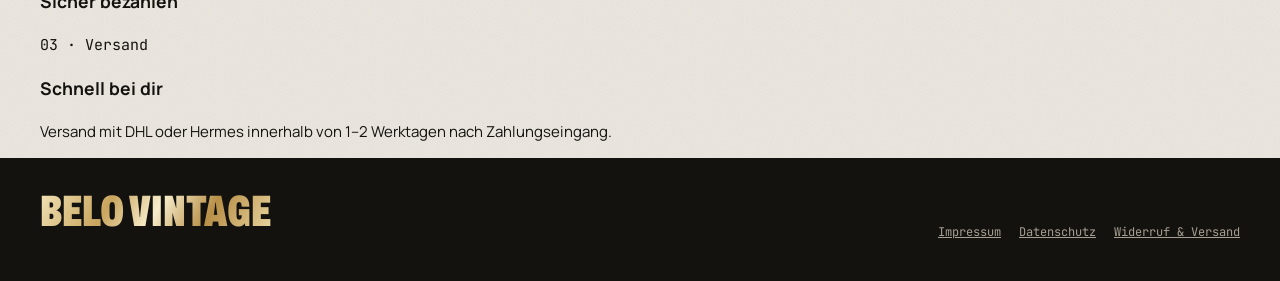
<file: index_3.html>
<!doctype html>
<html lang="de">
<head>
<meta charset="utf-8">
<meta name="viewport" content="width=device-width, initial-scale=1, viewport-fit=cover">
<title>Vintage Shop</title>
<meta name="description" content="Handverlesene Vintage- und Streetwear-Teile. Jedes Teil gibt es nur einmal.">
<meta name="theme-color" content="#EFECE6">
<link rel="preconnect" href="https://fonts.googleapis.com">
<link rel="preconnect" href="https://fonts.gstatic.com" crossorigin>
<link rel="stylesheet" href="https://fonts.googleapis.com/css2?family=Archivo:wdth,wght@62..125,500;62..125,700;62..125,900&family=Manrope:wght@400;500;600;700&family=JetBrains+Mono:wght@400;500&display=swap">
<link rel="stylesheet" href="style.css">
</head>
<body>

<div class="drops">
  <a class="drops-live" href="#shop"><i aria-hidden="true"></i><span>Live</span><b id="drops-n">0</b><span class="hide-s">Einzelstücke</span></a>
  <div class="drops-run" aria-hidden="true"><div class="track" id="ticker"></div></div>
</div>

<header class="bar">
  <a class="logo" href="#" aria-label="Zur Startseite"><span class="hole" aria-hidden="true"></span><span id="logo">VINTAGE</span></a>
  <nav class="links">
    <a href="#shop">Shop</a>
    <a href="#spiel">−20 % Spiel</a>
    <a href="#info">Infos</a>
    <a href="#kontakt">Kontakt</a>
  </nav>
  <div class="bar-r">
    <span class="live" id="live"><i></i><span id="live-n">0</span> verfügbar</span>
    <button class="cartbtn" id="cart-btn" type="button" aria-label="Warenkorb öffnen, 0 Teile">
      <svg viewBox="0 0 24 24" fill="none" stroke="currentColor" stroke-width="1.8" stroke-linecap="round" stroke-linejoin="round" aria-hidden="true"><path d="M5 8h14l-1.2 11.2a2 2 0 0 1-2 1.8H8.2a2 2 0 0 1-2-1.8z"/><path d="M9 8V6a3 3 0 0 1 6 0v2"/></svg>
      <span class="lbl">Warenkorb</span><span class="cnt" id="cart-n">0</span>
    </button>
  </div>
</header>

<section class="hero">
  <div class="hero-txt">
    <p class="kicker mono">Einzelstücke · geprüft · gemessen</p>
    <h1 id="hero-name">VINTAGE</h1>
    <p class="slogan" id="hero-slogan"></p>
    <div class="hero-cta">
      <a class="btn" href="#shop">Zum Drop <span aria-hidden="true">↓</span></a>
      <a class="btn line" href="#spiel" id="hero-game">20 % erspielen</a>
      <div class="seal" aria-hidden="true">
        <svg viewBox="0 0 120 120"><defs><path id="sealp" d="M60 60 m-45 0 a45 45 0 1 1 90 0 a45 45 0 1 1 -90 0"/></defs><text><textPath href="#sealp" textLength="282">ECHT · GEPRÜFT · GEMESSEN · EINZELSTÜCK ·</textPath></text></svg>
        <span class="seal-c">✓</span>
      </div>
    </div>
  </div>
  <div class="leine" id="leine" aria-label="Neue Teile"></div>
</section>

<main id="shop" class="wrap">
  <div class="shop-h">
    <h2>Der Drop</h2>
    <span class="mono muted" id="count"></span>
  </div>
  <div class="filterbar" id="filterbar">
    <div class="seg" id="cats" role="group" aria-label="Kategorie"></div>
    <div class="fright">
      <label class="field"><span>Größe</span><select id="f-size"><option value="">Alle</option></select></label>
      <label class="field"><span>Sortierung</span>
        <select id="f-sort">
          <option value="neu">Neu zuerst</option>
          <option value="preis-auf">Preis ↑</option>
          <option value="preis-ab">Preis ↓</option>
        </select></label>
      <label class="switch"><input type="checkbox" id="f-avail"><span class="knob" aria-hidden="true"></span>Nur verfügbar</label>
    </div>
  </div>
  <div class="grid" id="grid"></div>
</main>

<section class="game" id="spiel">
  <div class="game-in">
    <div class="game-txt">
      <p class="mono kicker">Rabatt-Spiel</p>
      <h2>Schnapp dir das Etikett. Spar <span class="hl">20&nbsp;%</span>.</h2>
      <p>Ein Holo-Preisetikett wirbelt durchs Bild, mal schnell, mal langsam. Tipp genau dann, wenn es auf der Linie ist. Triffst du, gilt der Rabatt für deine ganze Bestellung.</p>
      <div class="tries" id="tries"></div>
      <button class="btn" type="button" id="play-btn">Spiel starten</button>
    </div>
    <div class="stage" id="stage" tabindex="0" aria-label="Spielfeld. Tippen, Klicken oder Leertaste stoppt das Etikett.">
      <canvas id="gcv"></canvas>
      <div class="result" id="result"><div class="res-in" id="res-in"></div></div>
    </div>
  </div>
</section>

<section id="info" class="wrap info">
  <div class="info-card"><span class="mono">01 · Bestellen</span><h3>Teil auswählen</h3><p>Teile in den Warenkorb legen und alles zusammen sicher bezahlen. Versand zahlst du nur einmal. Deine Lieferadresse gibst du bei der Zahlung an.</p></div>
  <div class="info-card"><span class="mono">02 · Bezahlen</span><h3>Sicher bezahlen</h3><p id="pay-text"></p></div>
  <div class="info-card"><span class="mono">03 · Versand</span><h3>Schnell bei dir</h3><p id="ship-text"></p></div>
</section>

<footer id="kontakt" class="foot">
  <div class="wrap foot-in">
    <div>
      <div class="foot-name" id="foot-name">VINTAGE</div>
      <div class="contact" id="contact"></div>
    </div>
    <nav class="legal"><a href="impressum.html">Impressum</a><a href="datenschutz.html">Datenschutz</a><a href="widerruf.html">Widerruf &amp; Versand</a></nav>
  </div>
</footer>

<!-- Produkt + Checkout (Seitenpanel / Bottom-Sheet) -->
<div class="scrim" id="scrim" hidden></div>
<aside class="drawer" id="drawer" role="dialog" aria-modal="true" aria-labelledby="d-title" hidden>
  <div class="d-head">
    <button class="icon-btn" id="d-back" type="button" aria-label="Zurück" hidden>←</button>
    <span class="mono d-step" id="d-step">Artikel</span>
    <button class="icon-btn" id="d-close" type="button" aria-label="Schließen">✕</button>
  </div>

  <section class="d-body" id="step-item">
    <div class="gal">
      <div class="carousel" id="carousel"></div>
      <button class="gnav prev" id="g-prev" type="button" aria-label="Vorheriges Foto">‹</button>
      <button class="gnav next" id="g-next" type="button" aria-label="Nächstes Foto">›</button>
      <span class="gcount mono" id="g-count"></span>
    </div>
    <div class="thumbs" id="thumbs"></div>
    <p class="mono d-brand" id="d-brand"></p>
    <h2 id="d-title"></h2>
    <p class="d-price" id="d-price"></p>
    <dl class="specs" id="d-specs"></dl>
    <p class="d-desc" id="d-desc"></p>
    <div class="d-actions" id="d-actions"></div>
  </section>

  <section class="d-body" id="step-checkout" hidden>
    <h2 class="cart-h">Dein Warenkorb</h2>
    <div class="cartlist" id="cartlist"></div>
    <div class="cart-empty" id="cart-empty" hidden>
      <p>Dein Warenkorb ist leer.</p>
      <button class="buy ghost" type="button" id="cart-shop">Zum Shop</button>
    </div>
    <div id="cart-pay">
      <p class="cart-note mono">Jedes Teil gibt es nur einmal. Reserviert ist es erst nach der Zahlung.</p>
      <div class="sum" id="sum"></div>
      <div class="codeinfo" id="codeinfo" hidden></div>
      <ul class="perks">
        <li>Bezahlen mit Karte, Apple Pay, Google Pay, Klarna oder Lastschrift</li>
        <li>Lieferadresse gibst du direkt bei der Zahlung an</li>
        <li>Sicher verschlüsselt über Stripe. Deine Kartendaten sehe ich nie.</li>
      </ul>
      <label class="agree"><input type="checkbox" id="c-agree"><span>Ich habe die <a href="widerruf.html" target="_blank">Widerrufsbelehrung</a> und die <a href="datenschutz.html" target="_blank">Datenschutzerklärung</a> gelesen.</span></label>
      <p class="hint">Du wirst zur sicheren Bezahlseite weitergeleitet.</p>
      <p class="err" id="c-err" role="alert"></p>
      <button class="buy" type="button" id="pay-btn">Zahlungspflichtig bestellen</button>
      <p class="demo-note" id="demo-note" hidden>Demo-Modus: Bezahlsystem noch nicht verbunden. Es wird nichts abgebucht.</p>
    </div>
  </section>

  <section class="d-body done" id="step-done" hidden>
    <div class="check-big" aria-hidden="true">✓</div>
    <h2>Danke für deine Bestellung!</h2>
    <p id="done-text"></p>
    <div class="ordercard" id="done-card"></div>
    <button class="buy ghost" type="button" id="done-close">Weiter stöbern</button>
  </section>
</aside>

<div class="toast" id="toast" role="status" aria-live="polite"></div>

<script src="produkte.js"></script>
<script src="app.js"></script>
</body>
</html>
</file>
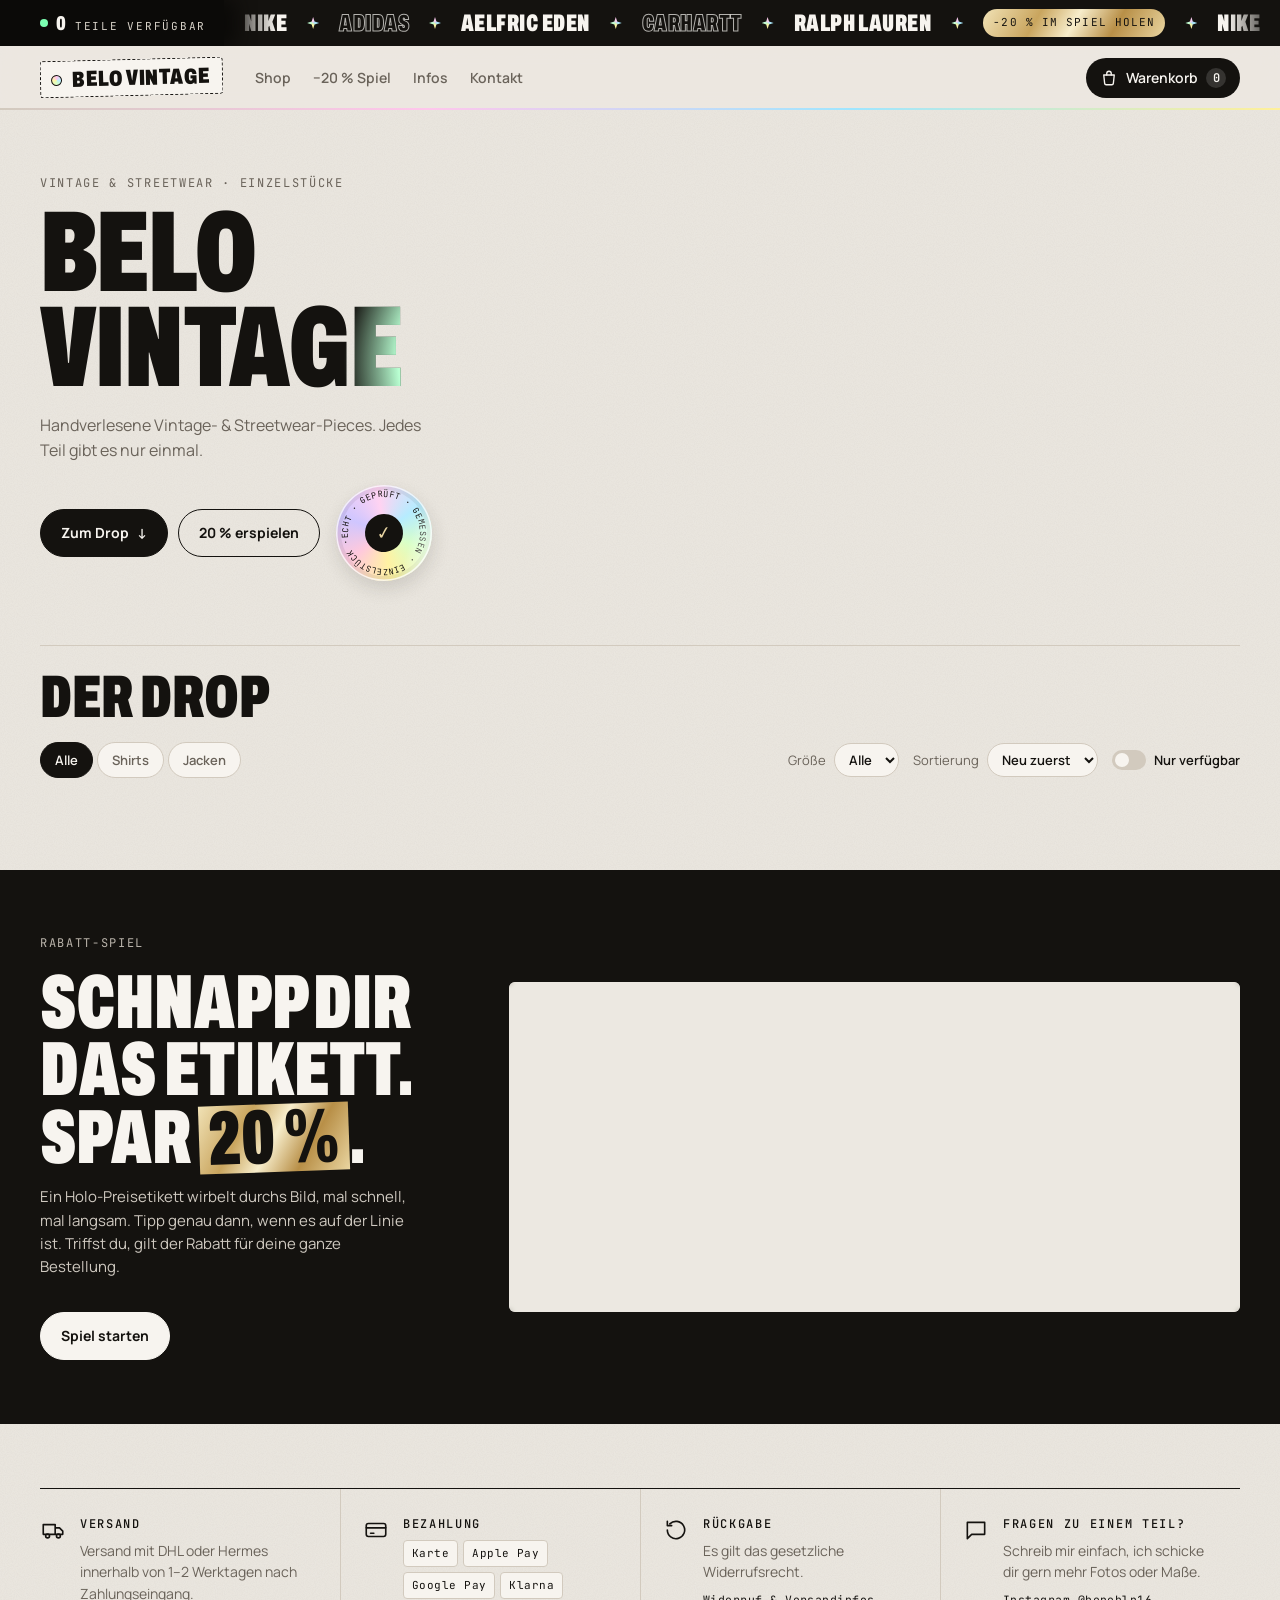
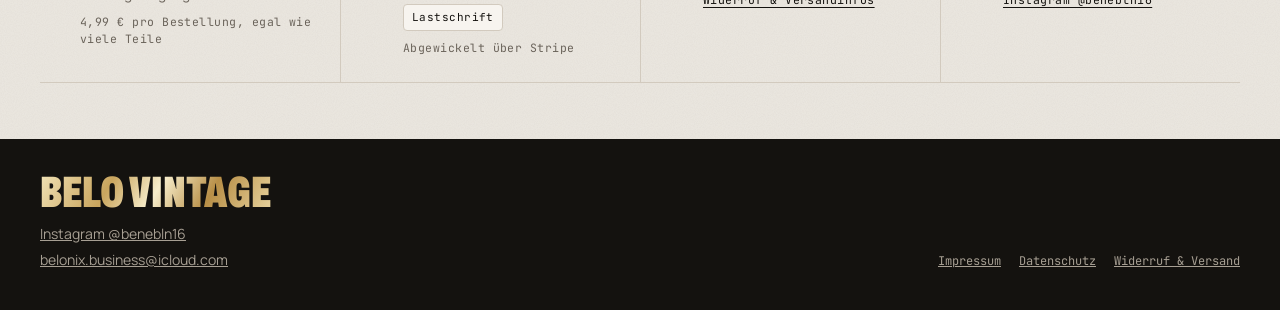
<file: index_4.html>
<!doctype html>
<html lang="de">
<head>
<meta charset="utf-8">
<meta name="viewport" content="width=device-width, initial-scale=1, viewport-fit=cover">
<title>Vintage Shop</title>
<meta name="description" content="Handverlesene Vintage- und Streetwear-Teile. Jedes Teil gibt es nur einmal.">
<meta name="theme-color" content="#14120F">
<link rel="preconnect" href="https://fonts.googleapis.com">
<link rel="preconnect" href="https://fonts.gstatic.com" crossorigin>
<link rel="stylesheet" href="https://fonts.googleapis.com/css2?family=Archivo:wdth,wght@62..125,500;62..125,700;62..125,900&family=Manrope:wght@400;500;600;700&family=JetBrains+Mono:wght@400;500&display=swap">
<link rel="stylesheet" href="style.css">
</head>
<body>

<div class="drops">
  <a class="drops-live" href="#shop"><i aria-hidden="true"></i><span class="lv" id="lv" hidden><b id="live-v">0</b> im Shop</span><span class="lv-sep" id="lv-sep" hidden></span><span><b id="drops-n">0</b> <span class="hide-s">Teile</span> verfügbar</span></a>
  <div class="drops-run" aria-hidden="true"><div class="track" id="ticker"></div></div>
</div>

<header class="bar">
  <a class="logo" href="#" aria-label="Zur Startseite"><span class="hole" aria-hidden="true"></span><span id="logo">VINTAGE</span></a>
  <nav class="links">
    <a href="#shop">Shop</a>
    <a href="#spiel">−20 % Spiel</a>
    <a href="#info">Infos</a>
    <a href="#kontakt">Kontakt</a>
  </nav>
  <div class="bar-r">
    <span class="live" id="live"><i></i><span id="live-n">0</span> verfügbar</span>
    <button class="cartbtn" id="cart-btn" type="button" aria-label="Warenkorb öffnen, 0 Teile">
      <svg viewBox="0 0 24 24" fill="none" stroke="currentColor" stroke-width="1.8" stroke-linecap="round" stroke-linejoin="round" aria-hidden="true"><path d="M5 8h14l-1.2 11.2a2 2 0 0 1-2 1.8H8.2a2 2 0 0 1-2-1.8z"/><path d="M9 8V6a3 3 0 0 1 6 0v2"/></svg>
      <span class="lbl">Warenkorb</span><span class="cnt" id="cart-n">0</span>
    </button>
  </div>
</header>

<section class="hero">
  <div class="hero-txt">
    <p class="kicker mono">Vintage &amp; Streetwear · Einzelstücke</p>
    <h1 id="hero-name">VINTAGE</h1>
    <p class="slogan" id="hero-slogan"></p>
    <div class="hero-cta">
      <a class="btn" href="#shop">Zum Drop <span aria-hidden="true">↓</span></a>
      <a class="btn line" href="#spiel" id="hero-game">20 % erspielen</a>
      <div class="seal" aria-hidden="true">
        <svg viewBox="0 0 120 120"><defs><path id="sealp" d="M60 60 m-45 0 a45 45 0 1 1 90 0 a45 45 0 1 1 -90 0"/></defs><text><textPath href="#sealp" textLength="282">ECHT · GEPRÜFT · GEMESSEN · EINZELSTÜCK ·</textPath></text></svg>
        <span class="seal-c">✓</span>
      </div>
    </div>
  </div>
  <div class="leine" id="leine" aria-label="Neue Teile"></div>
</section>

<main id="shop" class="wrap">
  <div class="shop-h">
    <h2>Der Drop</h2>
    <span class="mono muted" id="count"></span>
  </div>
  <div class="filterbar" id="filterbar">
    <div class="seg" id="cats" role="group" aria-label="Kategorie"></div>
    <div class="fright">
      <label class="field"><span>Größe</span><select id="f-size"><option value="">Alle</option></select></label>
      <label class="field"><span>Sortierung</span>
        <select id="f-sort">
          <option value="neu">Neu zuerst</option>
          <option value="preis-auf">Preis ↑</option>
          <option value="preis-ab">Preis ↓</option>
        </select></label>
      <label class="switch"><input type="checkbox" id="f-avail"><span class="knob" aria-hidden="true"></span>Nur verfügbar</label>
    </div>
  </div>
  <div class="grid" id="grid"></div>
</main>

<section class="game" id="spiel">
  <div class="game-in">
    <div class="game-txt">
      <p class="mono kicker">Rabatt-Spiel</p>
      <h2>Schnapp dir das Etikett. Spar <span class="hl">20&nbsp;%</span>.</h2>
      <p>Ein Holo-Preisetikett wirbelt durchs Bild, mal schnell, mal langsam. Tipp genau dann, wenn es auf der Linie ist. Triffst du, gilt der Rabatt für deine ganze Bestellung.</p>
      <div class="tries" id="tries"></div>
      <button class="btn" type="button" id="play-btn">Spiel starten</button>
    </div>
    <div class="stage" id="stage" tabindex="0" aria-label="Spielfeld. Tippen, Klicken oder Leertaste stoppt das Etikett.">
      <canvas id="gcv"></canvas>
      <div class="result" id="result"><div class="res-in" id="res-in"></div></div>
    </div>
  </div>
</section>

<section id="info" class="wrap"><div class="service">
  <div class="svc">
    <svg viewBox="0 0 24 24" aria-hidden="true"><path d="M3 7h11v9H3zM14 10h4l3 3v3h-7z"/><circle cx="7" cy="17.5" r="1.8"/><circle cx="17" cy="17.5" r="1.8"/></svg>
    <div><h3>Versand</h3><p id="ship-text"></p><p class="svc-sub" id="ship-cost"></p></div>
  </div>
  <div class="svc">
    <svg viewBox="0 0 24 24" aria-hidden="true"><rect x="3" y="6" width="18" height="12" rx="2"/><path d="M3 10h18M7 15h3"/></svg>
    <div><h3>Bezahlung</h3><div class="pay" id="pay-chips"></div><p class="svc-sub">Abgewickelt über Stripe</p></div>
  </div>
  <div class="svc">
    <svg viewBox="0 0 24 24" aria-hidden="true"><path d="M4 12a8 8 0 1 0 2.3-5.6"/><path d="M4 4v4h4"/></svg>
    <div><h3>Rückgabe</h3><p>Es gilt das gesetzliche Widerrufsrecht.</p><p class="svc-sub"><a href="widerruf.html">Widerruf &amp; Versandinfos</a></p></div>
  </div>
  <div class="svc">
    <svg viewBox="0 0 24 24" aria-hidden="true"><path d="M4 5h16v11H8l-4 4z"/></svg>
    <div><h3>Fragen zu einem Teil?</h3><p id="ask-text">Schreib mir einfach, ich schicke dir gern mehr Fotos oder Maße.</p><p class="svc-sub" id="ask-link"></p></div>
  </div>
</div></section>

<footer id="kontakt" class="foot">
  <div class="wrap foot-in">
    <div>
      <div class="foot-name" id="foot-name">VINTAGE</div>
      <div class="contact" id="contact"></div>
    </div>
    <nav class="legal"><a href="impressum.html">Impressum</a><a href="datenschutz.html">Datenschutz</a><a href="widerruf.html">Widerruf &amp; Versand</a></nav>
  </div>
</footer>

<!-- Produkt + Checkout (Seitenpanel / Bottom-Sheet) -->
<div class="scrim" id="scrim" hidden></div>
<aside class="drawer" id="drawer" role="dialog" aria-modal="true" aria-labelledby="d-title" hidden>
  <div class="d-head">
    <button class="icon-btn" id="d-back" type="button" aria-label="Zurück" hidden>←</button>
    <span class="mono d-step" id="d-step">Artikel</span>
    <button class="icon-btn" id="d-close" type="button" aria-label="Schließen">✕</button>
  </div>

  <section class="d-body" id="step-item">
    <div class="gal">
      <div class="carousel" id="carousel"></div>
      <button class="gnav prev" id="g-prev" type="button" aria-label="Vorheriges Foto">‹</button>
      <button class="gnav next" id="g-next" type="button" aria-label="Nächstes Foto">›</button>
      <span class="gcount mono" id="g-count"></span>
    </div>
    <div class="thumbs" id="thumbs"></div>
    <p class="mono d-brand" id="d-brand"></p>
    <h2 id="d-title"></h2>
    <p class="d-price" id="d-price"></p>
    <dl class="specs" id="d-specs"></dl>
    <p class="d-desc" id="d-desc"></p>
    <div class="d-actions" id="d-actions"></div>
  </section>

  <section class="d-body" id="step-checkout" hidden>
    <h2 class="cart-h">Dein Warenkorb</h2>
    <div class="cartlist" id="cartlist"></div>
    <div class="cart-empty" id="cart-empty" hidden>
      <p>Dein Warenkorb ist leer.</p>
      <button class="buy ghost" type="button" id="cart-shop">Zum Shop</button>
    </div>
    <div id="cart-pay">
      <p class="cart-note mono">Jedes Teil gibt es nur einmal. Reserviert ist es erst nach der Zahlung.</p>
      <div class="sum" id="sum"></div>
      <div class="codeinfo" id="codeinfo" hidden></div>
      <div class="pay cart-pay-chips" id="cart-chips"></div>
      <p class="cart-addr">Lieferadresse und Zahlung gibst du auf der nächsten Seite ein.</p>
      <label class="agree"><input type="checkbox" id="c-agree"><span>Ich habe die <a href="widerruf.html" target="_blank">Widerrufsbelehrung</a> und die <a href="datenschutz.html" target="_blank">Datenschutzerklärung</a> gelesen.</span></label>
      <p class="err" id="c-err" role="alert"></p>
      <button class="buy" type="button" id="pay-btn">Zahlungspflichtig bestellen</button>
      <p class="demo-note" id="demo-note" hidden>Demo-Modus: Bezahlsystem noch nicht verbunden. Es wird nichts abgebucht.</p>
    </div>
  </section>

  <section class="d-body done" id="step-done" hidden>
    <div class="check-big" aria-hidden="true">✓</div>
    <h2>Danke für deine Bestellung!</h2>
    <p id="done-text"></p>
    <div class="ordercard" id="done-card"></div>
    <button class="buy ghost" type="button" id="done-close">Weiter stöbern</button>
  </section>
</aside>

<div class="toast" id="toast" role="status" aria-live="polite"></div>

<script src="produkte.js"></script>
<script src="app.js"></script>
</body>
</html>
</file>
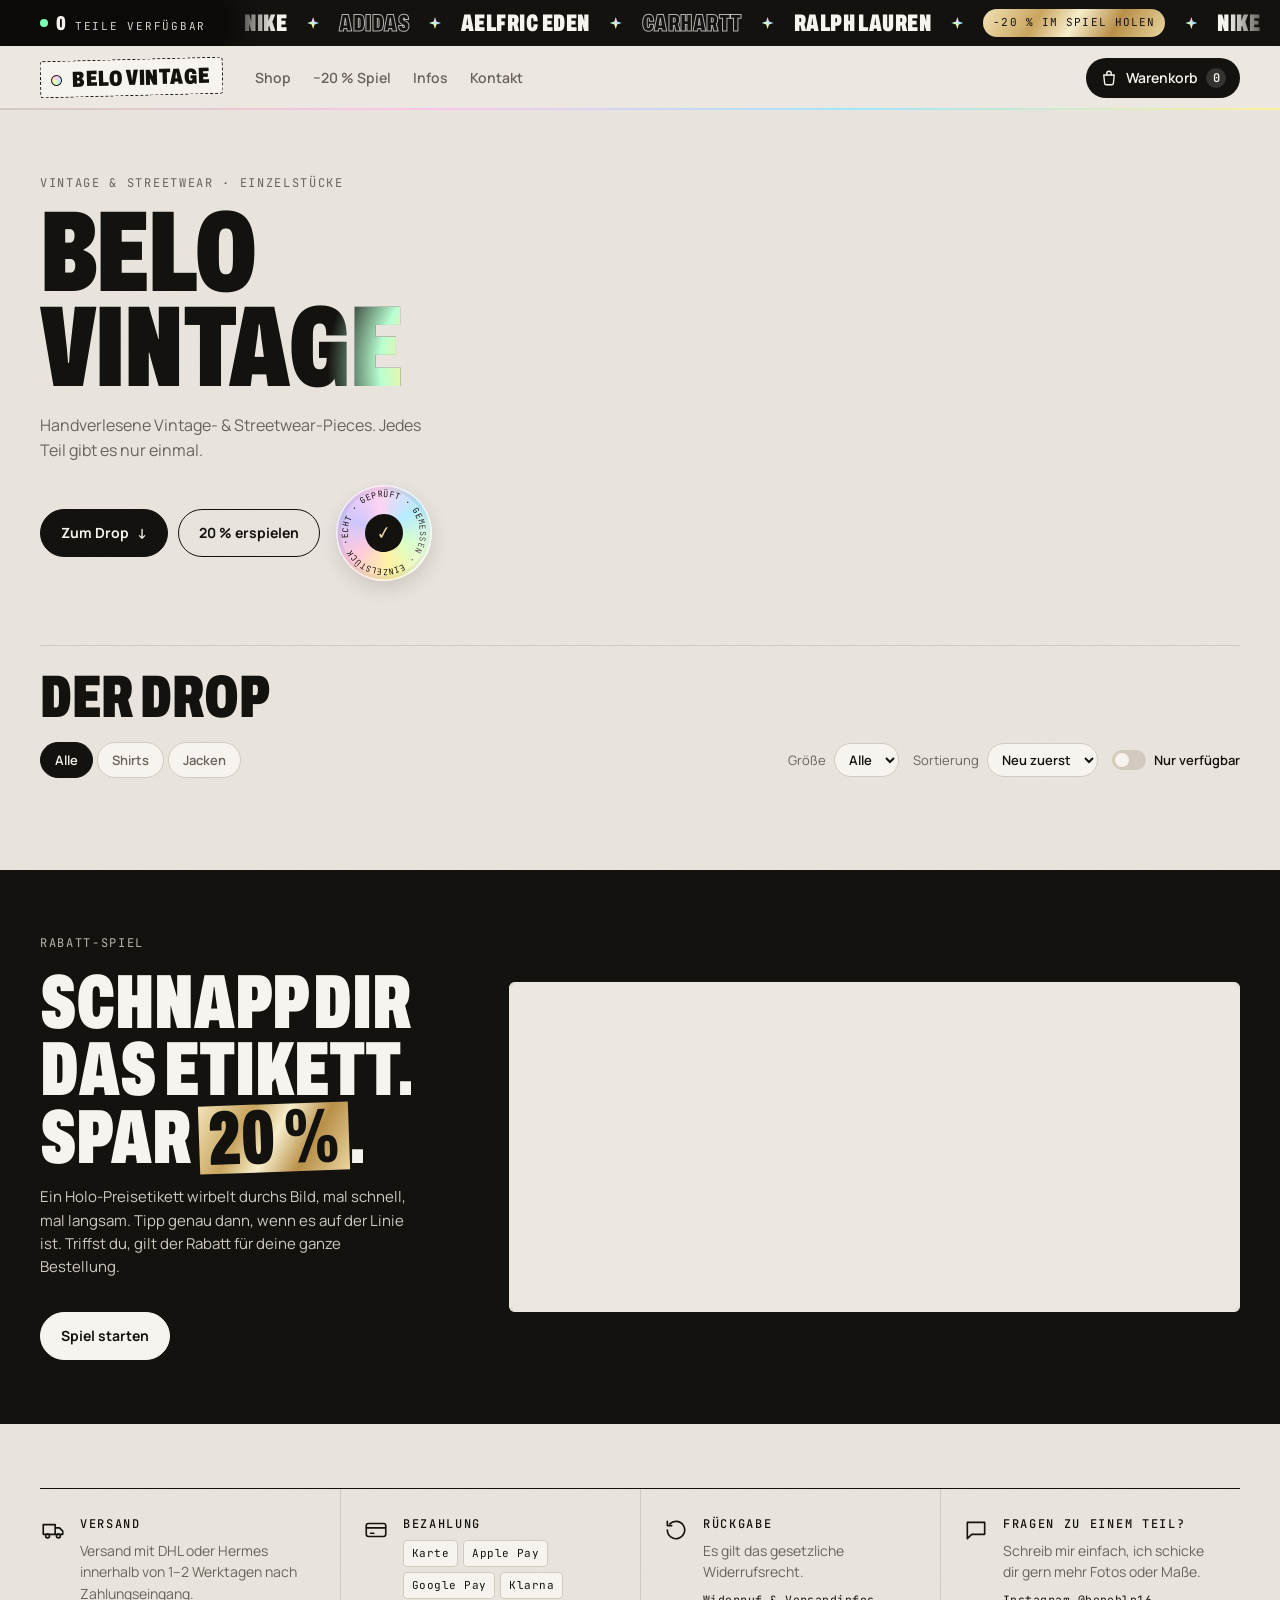
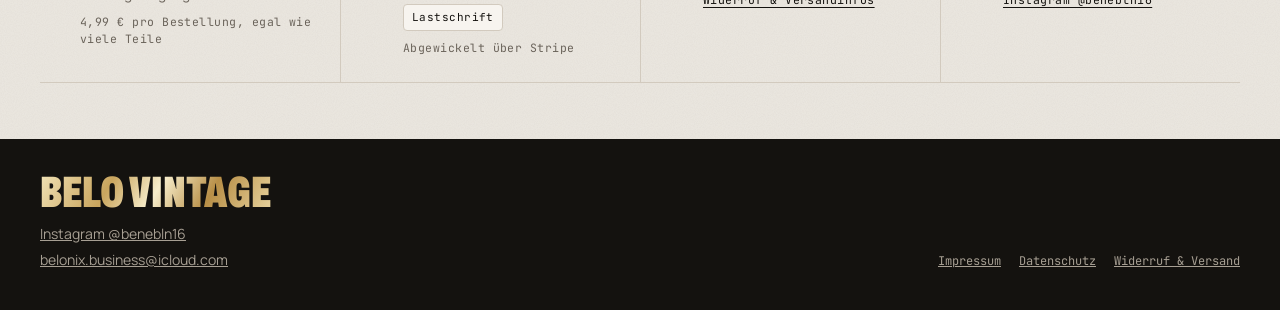
<file: index_6.html>
<!doctype html>
<html lang="de">
<head>
<meta charset="utf-8">
<meta name="viewport" content="width=device-width, initial-scale=1, viewport-fit=cover">
<title>Vintage Shop</title>
<meta name="description" content="Handverlesene Vintage- und Streetwear-Teile. Jedes Teil gibt es nur einmal.">
<meta name="theme-color" content="#14120F">
<link rel="preconnect" href="https://fonts.googleapis.com">
<link rel="preconnect" href="https://fonts.gstatic.com" crossorigin>
<link rel="stylesheet" href="https://fonts.googleapis.com/css2?family=Archivo:wdth,wght@62..125,500;62..125,700;62..125,900&family=Manrope:wght@400;500;600;700&family=JetBrains+Mono:wght@400;500&display=swap">
<link rel="stylesheet" href="style.css">
</head>
<body>

<div class="drops">
  <a class="drops-live" href="#shop"><i aria-hidden="true"></i><span class="lv" id="lv" hidden><b id="live-v">0</b> im Shop</span><span class="lv-sep" id="lv-sep" hidden></span><span><b id="drops-n">0</b> <span class="hide-s">Teile</span> verfügbar</span></a>
  <div class="drops-run" aria-hidden="true"><div class="track" id="ticker"></div></div>
</div>

<header class="bar">
  <a class="logo" href="#" aria-label="Zur Startseite"><span class="hole" aria-hidden="true"></span><span id="logo">VINTAGE</span></a>
  <nav class="links">
    <a href="#shop">Shop</a>
    <a href="#spiel">−20 % Spiel</a>
    <a href="#info">Infos</a>
    <a href="#kontakt">Kontakt</a>
  </nav>
  <div class="bar-r">
    <span class="live" id="live"><i></i><span id="live-n">0</span> verfügbar</span>
    <button class="cartbtn" id="cart-btn" type="button" aria-label="Warenkorb öffnen, 0 Teile">
      <svg viewBox="0 0 24 24" fill="none" stroke="currentColor" stroke-width="1.8" stroke-linecap="round" stroke-linejoin="round" aria-hidden="true"><path d="M5 8h14l-1.2 11.2a2 2 0 0 1-2 1.8H8.2a2 2 0 0 1-2-1.8z"/><path d="M9 8V6a3 3 0 0 1 6 0v2"/></svg>
      <span class="lbl">Warenkorb</span><span class="cnt" id="cart-n">0</span>
    </button>
  </div>
</header>

<section class="hero">
  <div class="hero-txt">
    <p class="kicker mono">Vintage &amp; Streetwear · Einzelstücke</p>
    <h1 id="hero-name">VINTAGE</h1>
    <p class="slogan" id="hero-slogan"></p>
    <div class="hero-cta">
      <a class="btn" href="#shop">Zum Drop <span aria-hidden="true">↓</span></a>
      <a class="btn line" href="#spiel" id="hero-game">20 % erspielen</a>
      <div class="seal" aria-hidden="true">
        <svg viewBox="0 0 120 120"><defs><path id="sealp" d="M60 60 m-45 0 a45 45 0 1 1 90 0 a45 45 0 1 1 -90 0"/></defs><text><textPath href="#sealp" textLength="282">ECHT · GEPRÜFT · GEMESSEN · EINZELSTÜCK ·</textPath></text></svg>
        <span class="seal-c">✓</span>
      </div>
    </div>
  </div>
  <div class="leine" id="leine" aria-label="Neue Teile"></div>
</section>

<main id="shop" class="wrap">
  <div class="shop-h">
    <h2>Der Drop</h2>
    <span class="mono muted" id="count"></span>
  </div>
  <div class="filterbar" id="filterbar">
    <div class="seg" id="cats" role="group" aria-label="Kategorie"></div>
    <div class="fright">
      <label class="field"><span>Größe</span><select id="f-size"><option value="">Alle</option></select></label>
      <label class="field"><span>Sortierung</span>
        <select id="f-sort">
          <option value="neu">Neu zuerst</option>
          <option value="preis-auf">Preis ↑</option>
          <option value="preis-ab">Preis ↓</option>
        </select></label>
      <label class="switch"><input type="checkbox" id="f-avail"><span class="knob" aria-hidden="true"></span>Nur verfügbar</label>
    </div>
  </div>
  <div class="grid" id="grid"></div>
</main>

<section class="game" id="spiel">
  <div class="game-in">
    <div class="game-txt">
      <p class="mono kicker">Rabatt-Spiel</p>
      <h2>Schnapp dir das Etikett. Spar <span class="hl">20&nbsp;%</span>.</h2>
      <p>Ein Holo-Preisetikett wirbelt durchs Bild, mal schnell, mal langsam. Tipp genau dann, wenn es auf der Linie ist. Triffst du, gilt der Rabatt für deine ganze Bestellung.</p>
      <div class="tries" id="tries"></div>
      <button class="btn" type="button" id="play-btn">Spiel starten</button>
    </div>
    <div class="stage" id="stage" tabindex="0" aria-label="Spielfeld. Tippen, Klicken oder Leertaste stoppt das Etikett.">
      <canvas id="gcv"></canvas>
      <div class="result" id="result"><div class="res-in" id="res-in"></div></div>
    </div>
  </div>
</section>

<section id="info" class="wrap"><div class="service">
  <div class="svc">
    <svg viewBox="0 0 24 24" aria-hidden="true"><path d="M3 7h11v9H3zM14 10h4l3 3v3h-7z"/><circle cx="7" cy="17.5" r="1.8"/><circle cx="17" cy="17.5" r="1.8"/></svg>
    <div><h3>Versand</h3><p id="ship-text"></p><p class="svc-sub" id="ship-cost"></p></div>
  </div>
  <div class="svc">
    <svg viewBox="0 0 24 24" aria-hidden="true"><rect x="3" y="6" width="18" height="12" rx="2"/><path d="M3 10h18M7 15h3"/></svg>
    <div><h3>Bezahlung</h3><div class="pay" id="pay-chips"></div><p class="svc-sub">Abgewickelt über Stripe</p></div>
  </div>
  <div class="svc">
    <svg viewBox="0 0 24 24" aria-hidden="true"><path d="M4 12a8 8 0 1 0 2.3-5.6"/><path d="M4 4v4h4"/></svg>
    <div><h3>Rückgabe</h3><p>Es gilt das gesetzliche Widerrufsrecht.</p><p class="svc-sub"><a href="widerruf.html">Widerruf &amp; Versandinfos</a></p></div>
  </div>
  <div class="svc">
    <svg viewBox="0 0 24 24" aria-hidden="true"><path d="M4 5h16v11H8l-4 4z"/></svg>
    <div><h3>Fragen zu einem Teil?</h3><p id="ask-text">Schreib mir einfach, ich schicke dir gern mehr Fotos oder Maße.</p><p class="svc-sub" id="ask-link"></p></div>
  </div>
</div></section>

<footer id="kontakt" class="foot">
  <div class="wrap foot-in">
    <div>
      <div class="foot-name" id="foot-name">VINTAGE</div>
      <div class="contact" id="contact"></div>
    </div>
    <nav class="legal"><a href="impressum.html">Impressum</a><a href="datenschutz.html">Datenschutz</a><a href="widerruf.html">Widerruf &amp; Versand</a></nav>
  </div>
</footer>

<!-- Produkt + Checkout (Seitenpanel / Bottom-Sheet) -->
<div class="scrim" id="scrim" hidden></div>
<aside class="drawer" id="drawer" role="dialog" aria-modal="true" aria-labelledby="d-title" hidden>
  <div class="d-head">
    <button class="icon-btn" id="d-back" type="button" aria-label="Zurück" hidden>←</button>
    <span class="mono d-step" id="d-step">Artikel</span>
    <button class="icon-btn" id="d-close" type="button" aria-label="Schließen">✕</button>
  </div>

  <section class="d-body" id="step-item">
    <div class="gal">
      <button class="cardbtn" id="card-btn" type="button"><span class="cb-holo" aria-hidden="true"></span>Holo-Karte</button>
      <div class="carousel" id="carousel"></div>
      <button class="gnav prev" id="g-prev" type="button" aria-label="Vorheriges Foto">‹</button>
      <button class="gnav next" id="g-next" type="button" aria-label="Nächstes Foto">›</button>
      <span class="gcount mono" id="g-count"></span>
    </div>
    <div class="thumbs" id="thumbs"></div>
    <p class="mono d-brand" id="d-brand"></p>
    <h2 id="d-title"></h2>
    <p class="d-price" id="d-price"></p>
    <dl class="specs" id="d-specs"></dl>
    <p class="d-desc" id="d-desc"></p>
    <div class="d-actions" id="d-actions"></div>
  </section>

  <section class="d-body" id="step-checkout" hidden>
    <h2 class="cart-h">Dein Warenkorb</h2>
    <div class="cartlist" id="cartlist"></div>
    <div class="cart-empty" id="cart-empty" hidden>
      <p>Dein Warenkorb ist leer.</p>
      <button class="buy ghost" type="button" id="cart-shop">Zum Shop</button>
    </div>
    <div id="cart-pay">
      <p class="cart-note mono">Jedes Teil gibt es nur einmal. Reserviert ist es erst nach der Zahlung.</p>
      <div class="sum" id="sum"></div>
      <div class="codeinfo" id="codeinfo" hidden></div>
      <div class="pay cart-pay-chips" id="cart-chips"></div>
      <p class="cart-addr">Lieferadresse und Zahlung gibst du auf der nächsten Seite ein.</p>
      <label class="agree"><input type="checkbox" id="c-agree"><span>Ich habe die <a href="widerruf.html" target="_blank">Widerrufsbelehrung</a> und die <a href="datenschutz.html" target="_blank">Datenschutzerklärung</a> gelesen.</span></label>
      <p class="err" id="c-err" role="alert"></p>
      <button class="buy" type="button" id="pay-btn">Zahlungspflichtig bestellen</button>
      <p class="demo-note" id="demo-note" hidden>Demo-Modus: Bezahlsystem noch nicht verbunden. Es wird nichts abgebucht.</p>
    </div>
  </section>

  <section class="d-body done" id="step-done" hidden>
    <div class="check-big" aria-hidden="true">✓</div>
    <h2>Danke für deine Bestellung!</h2>
    <p id="done-text"></p>
    <div class="ordercard" id="done-card"></div>
    <button class="buy ghost" type="button" id="done-close">Weiter stöbern</button>
  </section>
</aside>

<!-- Holo-Sammelkarte -->
<div class="tc-wrap" id="tc-wrap" hidden role="dialog" aria-modal="true" aria-label="Holo-Sammelkarte">
  <div class="tc-top"><span class="mono">Sammelkarte</span><button class="icon-btn" id="tc-close" type="button" aria-label="Schließen">✕</button></div>
  <div class="tc-stage" id="tc-stage">
    <div class="tc" id="tc">
      <div class="tc-face tc-front" id="tc-front"></div>
      <div class="tc-face tc-back" id="tc-back"></div>
    </div>
  </div>
  <p class="tc-hint mono" id="tc-hint">Bewegen zum Glänzen · Tippen zum Umdrehen</p>
  <button class="btn line tc-gyro" id="tc-gyro" type="button" hidden>Handy-Neigung aktivieren</button>
</div>

<div class="toast" id="toast" role="status" aria-live="polite"></div>

<script src="produkte.js"></script>
<script src="app.js"></script>
</body>
</html>
</file>
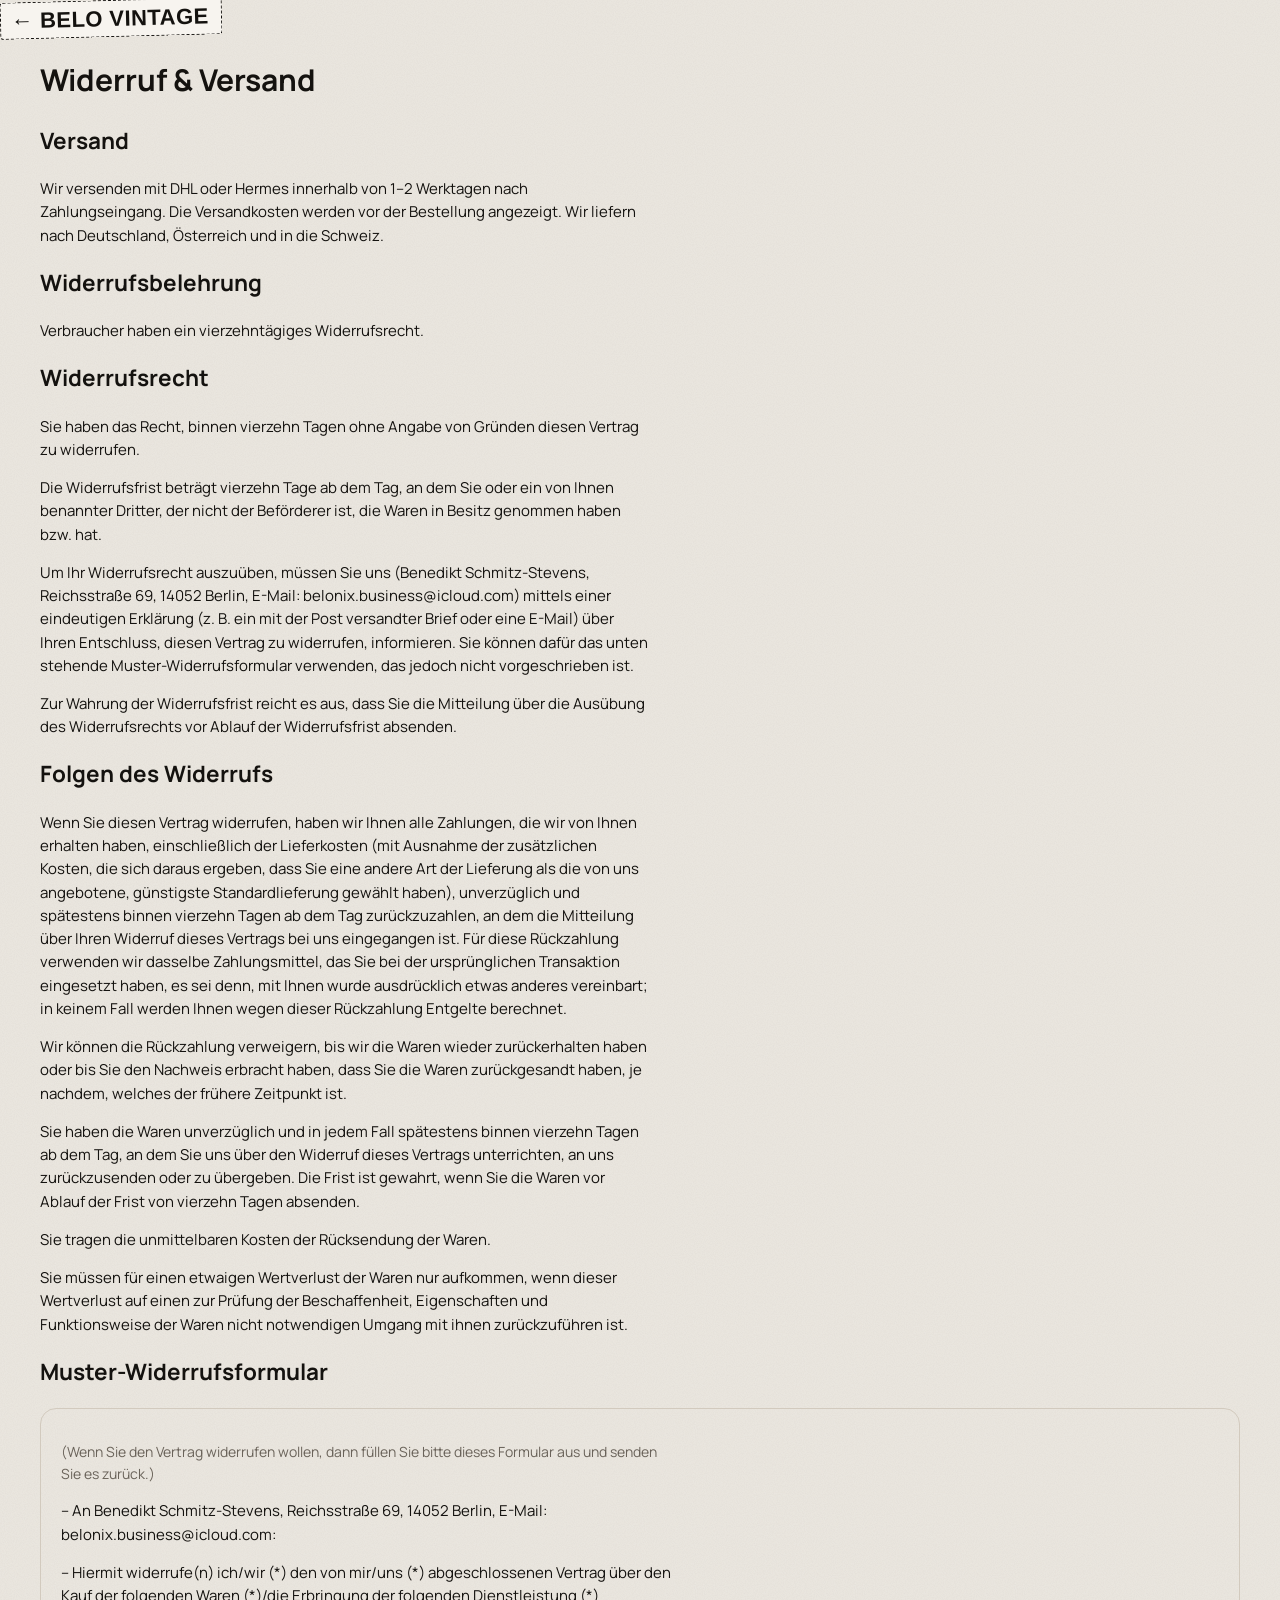
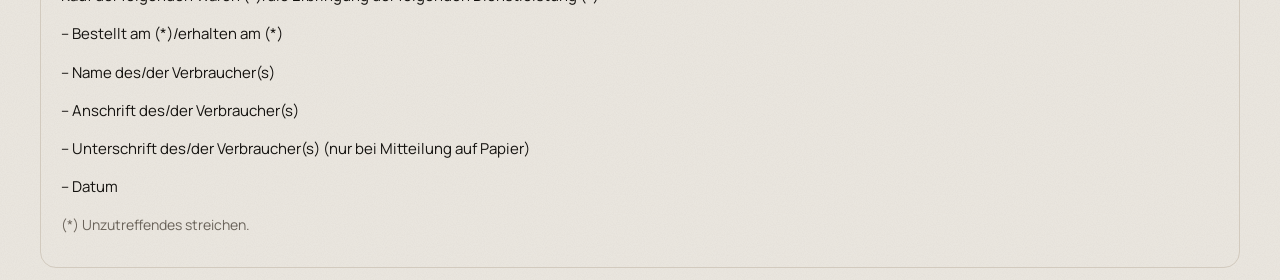
<file: widerruf.html>
<!doctype html>
<html lang="de"><head><meta charset="utf-8"><meta name="viewport" content="width=device-width, initial-scale=1, viewport-fit=cover">
<title>Widerruf & Versand – BELO VINTAGE</title><meta name="robots" content="noindex">
<link rel="stylesheet" href="https://fonts.googleapis.com/css2?family=Unbounded:wght@700;800&family=Manrope:wght@400;500;600;700&family=JetBrains+Mono:wght@400;500&display=swap">
<link rel="stylesheet" href="style.css">
<style>.legalpage p,.legalpage li{max-width:68ch;color:var(--ink)} .legalpage .muted{color:var(--muted);font-size:14px} .box{background:var(--surface);border:1px solid var(--line);border-radius:16px;padding:18px 20px;margin:12px 0} .legalpage a{color:var(--accent)}</style>
</head><body>
<header class="top"><a class="logo" href="index.html">← BELO VINTAGE</a></header>
<main class="wrap legalpage">
<h1>Widerruf &amp; Versand</h1>
<h2>Versand</h2>
<p>Wir versenden mit DHL oder Hermes innerhalb von 1–2 Werktagen nach Zahlungseingang. Die Versandkosten werden vor der Bestellung angezeigt. Wir liefern nach Deutschland, Österreich und in die Schweiz.</p>
<h2>Widerrufsbelehrung</h2>
<p>Verbraucher haben ein vierzehntägiges Widerrufsrecht.</p>
<h2>Widerrufsrecht</h2>
<p>Sie haben das Recht, binnen vierzehn Tagen ohne Angabe von Gründen diesen Vertrag zu widerrufen.</p>
<p>Die Widerrufsfrist beträgt vierzehn Tage ab dem Tag, an dem Sie oder ein von Ihnen benannter Dritter, der nicht der Beförderer ist, die Waren in Besitz genommen haben bzw. hat.</p>
<p>Um Ihr Widerrufsrecht auszuüben, müssen Sie uns (Benedikt Schmitz-Stevens, Reichsstraße 69, 14052 Berlin, E-Mail: belonix.business@icloud.com) mittels einer eindeutigen Erklärung (z. B. ein mit der Post versandter Brief oder eine E-Mail) über Ihren Entschluss, diesen Vertrag zu widerrufen, informieren. Sie können dafür das unten stehende Muster-Widerrufsformular verwenden, das jedoch nicht vorgeschrieben ist.</p>
<p>Zur Wahrung der Widerrufsfrist reicht es aus, dass Sie die Mitteilung über die Ausübung des Widerrufsrechts vor Ablauf der Widerrufsfrist absenden.</p>
<h2>Folgen des Widerrufs</h2>
<p>Wenn Sie diesen Vertrag widerrufen, haben wir Ihnen alle Zahlungen, die wir von Ihnen erhalten haben, einschließlich der Lieferkosten (mit Ausnahme der zusätzlichen Kosten, die sich daraus ergeben, dass Sie eine andere Art der Lieferung als die von uns angebotene, günstigste Standardlieferung gewählt haben), unverzüglich und spätestens binnen vierzehn Tagen ab dem Tag zurückzuzahlen, an dem die Mitteilung über Ihren Widerruf dieses Vertrags bei uns eingegangen ist. Für diese Rückzahlung verwenden wir dasselbe Zahlungsmittel, das Sie bei der ursprünglichen Transaktion eingesetzt haben, es sei denn, mit Ihnen wurde ausdrücklich etwas anderes vereinbart; in keinem Fall werden Ihnen wegen dieser Rückzahlung Entgelte berechnet.</p>
<p>Wir können die Rückzahlung verweigern, bis wir die Waren wieder zurückerhalten haben oder bis Sie den Nachweis erbracht haben, dass Sie die Waren zurückgesandt haben, je nachdem, welches der frühere Zeitpunkt ist.</p>
<p>Sie haben die Waren unverzüglich und in jedem Fall spätestens binnen vierzehn Tagen ab dem Tag, an dem Sie uns über den Widerruf dieses Vertrags unterrichten, an uns zurückzusenden oder zu übergeben. Die Frist ist gewahrt, wenn Sie die Waren vor Ablauf der Frist von vierzehn Tagen absenden.</p>
<p>Sie tragen die unmittelbaren Kosten der Rücksendung der Waren.</p>
<p>Sie müssen für einen etwaigen Wertverlust der Waren nur aufkommen, wenn dieser Wertverlust auf einen zur Prüfung der Beschaffenheit, Eigenschaften und Funktionsweise der Waren nicht notwendigen Umgang mit ihnen zurückzuführen ist.</p>
<h2>Muster-Widerrufsformular</h2>
<div class="box">
<p class="muted">(Wenn Sie den Vertrag widerrufen wollen, dann füllen Sie bitte dieses Formular aus und senden Sie es zurück.)</p>
<p>– An Benedikt Schmitz-Stevens, Reichsstraße 69, 14052 Berlin, E-Mail: belonix.business@icloud.com:</p>
<p>– Hiermit widerrufe(n) ich/wir (*) den von mir/uns (*) abgeschlossenen Vertrag über den Kauf der folgenden Waren (*)/die Erbringung der folgenden Dienstleistung (*)</p>
<p>– Bestellt am (*)/erhalten am (*)</p>
<p>– Name des/der Verbraucher(s)</p>
<p>– Anschrift des/der Verbraucher(s)</p>
<p>– Unterschrift des/der Verbraucher(s) (nur bei Mitteilung auf Papier)</p>
<p>– Datum</p>
<p class="muted">(*) Unzutreffendes streichen.</p>
</div>
</main></body></html>
</file>
<file: style.css>
/* ==========================================================
   BELO VINTAGE – Design
   Idee: Hängeetikett-Logo, Wäscheleine mit echten Fotos,
   gelbe Preisaufkleber, warmes Greige wie ungebleichte Baumwolle.
   ========================================================== */
:root{
  --bg:#ECE8E1; --paper:#F7F4EF; --tile:#E1DBD1; --ink:#14120F; --muted:#6A635A; --line:#D2CABE;
  --tag:#D9C08A; --champ:#EAD7A4; --good:#2E5E48; --bad:#A3352A;
  --foil:linear-gradient(120deg,#F1E2B6 0%,#C9A55E 30%,#F7EDCB 50%,#B88F47 72%,#E9D5A0 100%);
  --display:"Archivo","Arial Narrow",Impact,sans-serif;
  --body:"Manrope",system-ui,-apple-system,"Segoe UI",sans-serif;
  --mono:"JetBrains Mono",ui-monospace,Menlo,monospace;
  color-scheme:light;
}
*{box-sizing:border-box}
html{scroll-behavior:smooth;scroll-padding-top:80px}
body{margin:0;background:var(--bg);color:var(--ink);font-family:var(--body);font-size:15px;line-height:1.55;-webkit-font-smoothing:antialiased}
img{max-width:100%;display:block}
a{color:inherit}
button{font:inherit;color:inherit}
[hidden]{display:none!important}
:focus-visible{outline:2px solid var(--ink);outline-offset:3px}
.mono{font-family:var(--mono)}
.muted{color:var(--muted)}
.wrap{max-width:1360px;margin:0 auto;padding-inline:clamp(16px,4vw,40px)}

/* Papier-Korn auf dem Hintergrund, wie ungebleichte Baumwolle */
body{background-color:var(--bg);background-image:url("data:image/svg+xml,%3Csvg xmlns='http://www.w3.org/2000/svg' width='160' height='160'%3E%3Cfilter id='n'%3E%3CfeTurbulence type='fractalNoise' baseFrequency='.9' numOctaves='2' stitchTiles='stitch'/%3E%3CfeColorMatrix values='0 0 0 0 .17 0 0 0 0 .16 0 0 0 0 .14 0 0 0 .07 0'/%3E%3C/filter%3E%3Crect width='160' height='160' filter='url(%23n)'/%3E%3C/svg%3E")}

/* Drop-Leiste ganz oben */
.drops{display:flex;align-items:stretch;height:46px;background:var(--ink);color:var(--paper);overflow:hidden;position:relative}
.drops-live{flex:none;display:flex;align-items:center;gap:8px;padding:0 18px 0 clamp(16px,4vw,40px);background:#0B0A08;font-family:var(--mono);font-size:11px;letter-spacing:.16em;text-transform:uppercase;text-decoration:none;color:#D9D3C9;position:relative;z-index:2;box-shadow:12px 0 18px #0B0A08}
.drops-live .lv b,.drops-live b{font-family:var(--display);font-weight:900;font-stretch:70%;font-size:20px;letter-spacing:0;color:var(--paper)}
.lv-sep{width:1px;height:16px;background:rgba(255,255,255,.2);margin:0 4px}
.drops-live i{width:8px;height:8px;border-radius:50%;background:#7CFFB2;box-shadow:0 0 0 0 rgba(124,255,178,.6);animation:ping 1.8s ease-out infinite}
@keyframes ping{0%{box-shadow:0 0 0 0 rgba(124,255,178,.55)}100%{box-shadow:0 0 0 10px rgba(124,255,178,0)}}
.drops-run{flex:1;min-width:0;display:flex;align-items:center;-webkit-mask-image:linear-gradient(90deg,transparent,#000 5%,#000 95%,transparent);mask-image:linear-gradient(90deg,transparent,#000 5%,#000 95%,transparent)}
.drops .track{display:flex;align-items:center;width:max-content;animation:tape 48s linear infinite}
.drops:hover .track{animation-play-state:paused}
.drops .m{font-family:var(--display);font-weight:900;font-stretch:62%;font-size:24px;line-height:1;text-transform:uppercase;letter-spacing:.02em;padding:0 20px;white-space:nowrap}
.drops .m.o{color:transparent;-webkit-text-stroke:1px rgba(248,246,242,.7)}
.drops .spark{flex:none;width:12px;height:12px;background:conic-gradient(from var(--holo-a),#ffc6ec,#9fe6ff,#fff09a,#b9ffd2,#ffc6ec);clip-path:polygon(50% 0,62% 38%,100% 50%,62% 62%,50% 100%,38% 62%,0 50%,38% 38%);animation:holospin 3s linear infinite}
.drops .note{font-family:var(--mono);font-size:11px;letter-spacing:.1em;text-transform:uppercase;white-space:nowrap;background:var(--foil);color:var(--ink);padding:5px 10px;border-radius:999px;margin:0 20px}
@keyframes tape{to{transform:translateX(-50%)}}
@media (max-width:520px){.hide-s{display:none}.drops .m{font-size:20px;padding:0 14px}}

/* Kopfzeile: Milchglas mit Holo-Linie */
.bar{position:sticky;top:env(safe-area-inset-top,0px);z-index:20;background:rgba(236,232,225,.92);-webkit-backdrop-filter:blur(14px) saturate(1.4);backdrop-filter:blur(14px) saturate(1.4);display:flex;align-items:center;gap:20px;padding:12px clamp(16px,4vw,40px)}
.bar::after{content:"";position:absolute;left:0;right:0;bottom:0;height:1.5px;background:linear-gradient(90deg,var(--line),#ffc6ec,#9fe6ff,#fff09a,#b9ffd2,var(--line),var(--line));background-size:200% 100%;animation:line 6s linear infinite}
@keyframes line{to{background-position:-200% 0}}
.logo{position:relative;display:inline-flex;align-items:center;gap:10px;text-decoration:none;font-family:var(--display);font-weight:900;font-stretch:72%;font-size:22px;letter-spacing:.02em;text-transform:uppercase;line-height:1;padding:7px 12px 6px 10px;border:1.5px dashed var(--ink);border-radius:3px;background:var(--paper);transform:rotate(-1.5deg)}
.logo .hole{width:11px;height:11px;border-radius:50%;border:1.5px solid var(--ink);background:conic-gradient(from var(--holo-a),#ffc6ec,#b8ecff,#d6ffc4,#fff3a6,#ffc6ec);flex:none;animation:holospin 4s linear infinite}
/* Holo-Folie im Logo: ein Glanzstreifen läuft alle paar Sekunden drüber */
#logo{background:linear-gradient(105deg,var(--ink) 0 38%,#7fd8ff 43%,#ff9fe0 47%,#ffe27a 51%,#8dffc0 55%,var(--ink) 61% 100%);background-size:300% 100%;background-position:100% 0;-webkit-background-clip:text;background-clip:text;color:transparent;animation:foil 4.5s cubic-bezier(.5,0,.3,1) infinite}
@keyframes foil{0%{background-position:100% 0}55%,100%{background-position:0 0}}
@property --holo-a{syntax:"<angle>";inherits:false;initial-value:0deg}
@keyframes holospin{to{--holo-a:360deg}}
.links{display:flex;gap:22px;margin-left:12px}
.links a{text-decoration:none;font-weight:600;font-size:14px;color:var(--muted)}
.links a:hover{color:var(--ink)}
.bar-r{margin-left:auto;display:flex;gap:10px;align-items:center}
.bar .live{display:none!important}
.live{display:inline-flex;align-items:center;gap:7px;font-family:var(--mono);font-size:12px;color:var(--muted)}
.live i{width:7px;height:7px;border-radius:50%;background:var(--good);box-shadow:0 0 0 3px rgba(46,94,72,.18)}
.cartbtn{display:inline-flex;align-items:center;gap:8px;background:var(--ink);color:var(--paper);border:0;border-radius:999px;padding:9px 14px;cursor:pointer;font-weight:600;font-size:14px}
.cartbtn svg{width:18px;height:18px}
.cartbtn .cnt{font-family:var(--mono);font-size:12px;min-width:20px;height:20px;border-radius:10px;display:grid;place-items:center;background:rgba(255,255,255,.14)}
.cartbtn.has .cnt{background:var(--foil);color:var(--ink)}
.cartbtn.bump{animation:bump .4s}
@keyframes bump{40%{transform:scale(1.12)}}
@media (max-width:820px){.links{display:none}.live{display:none}}
@media (max-width:420px){.cartbtn .lbl{display:none}}

/* Hero mit Wäscheleine */
.hero{display:grid;grid-template-columns:minmax(0,1fr) minmax(0,1.15fr);gap:clamp(20px,4vw,56px);align-items:center;padding:clamp(28px,5vw,64px) clamp(16px,4vw,40px) clamp(36px,5vw,72px);max-width:1360px;margin:0 auto}
.kicker{font-size:12px;letter-spacing:.14em;text-transform:uppercase;color:var(--muted);margin:0 0 14px}
.hero h1{margin:0;font-family:var(--display);font-weight:900;font-stretch:62%;font-size:clamp(64px,9vw,160px);line-height:.82;letter-spacing:-.01em;text-transform:uppercase;text-wrap:balance;
  /* Holo-Schimmer, folgt der Maus (Position kommt aus app.js) */
  background:radial-gradient(circle at var(--mx,30%) var(--my,45%),#ffc6ec 0,#9fe6ff 9%,#fff09a 16%,#b9ffd2 23%,rgba(43,41,37,0) 34%),linear-gradient(var(--ink),var(--ink));
  -webkit-background-clip:text;background-clip:text;color:transparent}
.hero{position:relative}
.seal{position:relative;width:96px;height:96px;margin-left:6px;border-radius:50%;flex:none;display:grid;place-items:center;
  background:conic-gradient(from var(--holo-a),#ffd3f2,#b6ecff,#d9ffc8,#fff2a3,#ffc9dc,#cfc6ff,#ffd3f2);
  box-shadow:inset 0 0 0 1.5px rgba(255,255,255,.75),inset 0 0 0 5px rgba(43,41,37,.08),0 8px 18px rgba(43,41,37,.14);
  animation:holospin 6s linear infinite;transform:rotate(-8deg);overflow:hidden}
.seal::after{content:"";position:absolute;inset:0;background:linear-gradient(115deg,transparent 35%,rgba(255,255,255,.85) 50%,transparent 65%);background-size:250% 100%;animation:sheen 3.2s ease-in-out infinite}
@keyframes sheen{0%{background-position:120% 0}60%,100%{background-position:-60% 0}}
.seal svg{position:absolute;inset:0;width:100%;height:100%;animation:turn 20s linear infinite}
.seal text{font-family:var(--mono);font-size:10.5px;letter-spacing:.06em;fill:var(--ink)}
.seal-c{position:relative;z-index:1;width:38px;height:38px;border-radius:50%;background:var(--ink);color:var(--champ);display:grid;place-items:center;font-weight:800;font-size:18px}
@keyframes turn{to{transform:rotate(360deg)}}
.slogan{max-width:40ch;color:var(--muted);margin:18px 0 22px;font-size:16px}
.hero-cta{display:flex;gap:10px;flex-wrap:wrap;align-items:center}
.btn{display:inline-flex;align-items:center;gap:8px;background:var(--ink);color:var(--paper);border:1.5px solid var(--ink);border-radius:999px;padding:12px 20px;font-weight:700;font-size:14px;text-decoration:none;cursor:pointer}
.btn:not(.line):hover{background:linear-gradient(var(--ink),var(--ink)) padding-box,conic-gradient(from var(--holo-a),#ffc6ec,#9fe6ff,#fff09a,#b9ffd2,#ffc6ec) border-box;border-color:transparent;color:var(--paper);animation:holospin 2.5s linear infinite}
.btn.line{background:none;color:var(--ink)}
.btn.line:hover{background:var(--foil);border-color:#B88F47}
.btn:disabled{opacity:.4;cursor:not-allowed}
.leine{position:relative;min-height:calc(clamp(100px,12vw,170px) * 1.25 + 100px)}
.leine svg.rope{position:absolute;left:0;top:0;width:100%;height:60px;overflow:visible}
.leine svg.rope path{fill:none;stroke:var(--muted);stroke-width:1.6}
.peg{position:absolute;top:0;width:clamp(100px,12vw,170px);margin:0;cursor:pointer;transform-origin:50% 0;animation:sway var(--d,5s) ease-in-out infinite alternate;background:none;border:0;padding:0}
.peg .pic{display:block;background:var(--paper);padding:8px 8px 26px;box-shadow:0 14px 26px rgba(43,41,37,.16),0 2px 4px rgba(43,41,37,.08);transform:rotate(var(--r,0deg))}
.peg img{width:100%;aspect-ratio:4/5;object-fit:cover;background:var(--tile)}
.peg .cap{position:absolute;left:10px;right:10px;bottom:6px;font-family:var(--mono);font-size:10.5px;color:var(--muted);text-align:left;white-space:nowrap;overflow:hidden;text-overflow:ellipsis}
.peg .pin{position:absolute;top:-10px;left:50%;width:12px;height:30px;margin-left:-6px;border-radius:2px;background:linear-gradient(90deg,#C9A574,#E0BE8C 45%,#B88F5C);box-shadow:0 2px 3px rgba(0,0,0,.2);z-index:2}
.peg .price{position:absolute;right:-8px;bottom:18px;background:var(--ink);color:var(--champ);outline:1px solid rgba(201,165,94,.55);outline-offset:-3px;font-family:var(--display);font-weight:900;font-stretch:70%;font-size:20px;line-height:1;padding:5px 8px 4px;transform:rotate(-6deg);box-shadow:2px 2px 0 rgba(0,0,0,.15)}
@keyframes sway{from{transform:rotate(-1.6deg)}to{transform:rotate(1.6deg)}}
@media (max-width:860px){.hero{grid-template-columns:1fr}}

/* Shop */
.shop-h{display:flex;flex-wrap:wrap;justify-content:space-between;align-items:baseline;gap:6px 16px;padding-top:24px;border-top:1px solid var(--line)}
.shop-h h2{white-space:nowrap}
.shop-h h2,.info h2{margin:0;font-family:var(--display);font-weight:900;font-stretch:66%;font-size:clamp(36px,5vw,60px);line-height:.9;text-transform:uppercase}
.filterbar{display:flex;justify-content:space-between;gap:14px;flex-wrap:wrap;align-items:center;padding-block:18px 22px}
.seg{display:flex;gap:4px;flex-wrap:wrap}
.seg button{border:1px solid var(--line);background:var(--paper);border-radius:999px;padding:7px 14px;font-weight:600;font-size:13px;cursor:pointer;color:var(--muted)}
.seg button[aria-pressed="true"]{background:var(--ink);border-color:var(--ink);color:var(--paper)}
.fright{display:flex;gap:14px;flex-wrap:wrap;align-items:center}
.field{display:flex;align-items:center;gap:8px;font-size:13px;color:var(--muted)}
.field select{font:inherit;font-weight:600;color:var(--ink);background:var(--paper);border:1px solid var(--line);border-radius:999px;padding:6px 10px}
.switch{display:inline-flex;align-items:center;gap:8px;font-size:13px;font-weight:600;cursor:pointer}
.switch input{position:absolute;opacity:0;width:1px;height:1px}
.switch .knob{width:34px;height:20px;border-radius:10px;background:var(--line);position:relative;transition:.2s}
.switch .knob::after{content:"";position:absolute;left:3px;top:3px;width:14px;height:14px;border-radius:50%;background:var(--paper);transition:.2s}
.switch input:checked+.knob{background:var(--ink)}
.switch input:checked+.knob::after{left:17px}
.switch input:focus-visible+.knob{outline:2px solid var(--ink);outline-offset:2px}

.grid{display:grid;grid-template-columns:repeat(4,minmax(0,1fr));gap:30px 14px;padding-bottom:40px}
@media (max-width:1050px){.grid{grid-template-columns:repeat(3,minmax(0,1fr))}}
@media (max-width:720px){.grid{grid-template-columns:repeat(2,minmax(0,1fr));gap:24px 10px}}
.card{display:flex;flex-direction:column;gap:10px;background:none;border:0;padding:0;text-align:left;cursor:pointer;min-width:0}
.media{position:relative;display:block;aspect-ratio:4/5;max-width:100%;background:var(--tile);overflow:hidden;border-radius:4px}
.media img{position:absolute;inset:0;width:100%;height:100%;object-fit:cover;transition:opacity .35s,transform .6s}
.media img.alt{opacity:0}
.card:hover .media img.alt{opacity:1}
.card:hover .media img{transform:scale(1.03)}
.media{transform:perspective(900px) rotateX(var(--rx,0deg)) rotateY(var(--ry,0deg));transition:transform .25s ease-out,box-shadow .25s}
.card:hover .media{box-shadow:0 18px 30px rgba(43,41,37,.16)}
.media::after{content:"";position:absolute;inset:0;z-index:1;pointer-events:none;background:linear-gradient(115deg,transparent 30%,rgba(255,198,236,.45) 42%,rgba(159,230,255,.45) 50%,rgba(255,240,154,.45) 58%,transparent 70%);background-size:250% 100%;background-position:130% 0;mix-blend-mode:soft-light;transition:background-position 1s ease}
.card:hover .media::after{background-position:-30% 0}
.meta .no{color:var(--ink);opacity:.45;margin-left:6px}
.pill{position:absolute;left:8px;top:8px;font-family:var(--mono);font-size:11px;letter-spacing:.06em;text-transform:uppercase;background:var(--paper);padding:3px 8px;border-radius:3px;z-index:2}
.pill.new{background:var(--ink);color:var(--paper)}
.pill.incart{background:var(--good);color:#fff}
.size{position:absolute;right:8px;top:8px;font-family:var(--mono);font-size:11px;background:var(--paper);padding:3px 7px;border-radius:3px;z-index:2}
.sticker{position:absolute;right:8px;bottom:10px;z-index:2;background:var(--ink);color:var(--champ);outline:1px solid rgba(201,165,94,.55);outline-offset:-3px;font-family:var(--display);font-weight:900;font-stretch:70%;font-size:24px;line-height:1;padding:6px 9px 5px;transform:rotate(-4deg);box-shadow:2px 2px 0 rgba(0,0,0,.16)}
.sticker s{font-size:15px;opacity:.55;margin-right:5px}
.card.sold .media img{filter:grayscale(1);opacity:.5}
.card.sold .sticker{background:var(--line);color:var(--muted);outline:0;text-decoration:line-through}
.meta{display:grid;gap:2px}
.meta .b{font-family:var(--mono);font-size:11px;letter-spacing:.1em;text-transform:uppercase;color:var(--muted)}
.meta .t{font-weight:700;font-size:14.5px;line-height:1.3}
.empty{grid-column:1/-1;color:var(--muted);padding:40px 0}

/* Spiel */
.game{background:var(--ink);color:var(--paper);margin-block:30px 0}
.game-in{max-width:1360px;margin:0 auto;display:grid;grid-template-columns:minmax(0,.8fr) minmax(0,1.4fr);gap:clamp(24px,4vw,56px);align-items:center;padding:clamp(36px,5vw,64px) clamp(16px,4vw,40px)}
@media (max-width:860px){.game-in{grid-template-columns:1fr}}
.game .kicker{color:#B9B3AA}
.game h2{margin:0 0 14px;font-family:var(--display);font-weight:900;font-stretch:62%;font-size:clamp(46px,6vw,84px);line-height:.88;text-transform:uppercase;text-wrap:balance}
.hl{background:var(--foil);color:var(--ink);padding:0 .12em;display:inline-block;transform:rotate(-2deg)}
.game-txt p{color:#CFC9C0;max-width:42ch;margin:0 0 16px}
.tries{display:flex;gap:6px;align-items:center;font-family:var(--mono);font-size:13px;margin-bottom:18px;color:#CFC9C0}
.tries i{width:12px;height:12px;border:1.5px solid var(--paper);border-radius:2px}
.tries i.on{background:var(--champ);border-color:var(--champ)}
.game .btn{background:var(--paper);color:var(--ink);border-color:var(--paper)}
.game .btn:hover{background:var(--foil);border-color:transparent;color:var(--ink)}
.stage{position:relative;height:clamp(240px,30vw,330px);background:var(--bg);border-radius:6px;overflow:hidden;cursor:crosshair;user-select:none;-webkit-user-select:none;touch-action:manipulation;color:var(--ink)}
.stage canvas{position:absolute;inset:0;width:100%;height:100%}
.result{position:absolute;inset:0;display:grid;place-items:center;text-align:center;background:rgba(236,232,225,.62);-webkit-backdrop-filter:blur(2px);backdrop-filter:blur(2px);padding:16px}
.res-in{display:grid;gap:12px;justify-items:center}
.res-in .btn{background:var(--ink);color:var(--paper);border-color:var(--ink);margin-top:4px;touch-action:manipulation}
.res-in .btn.line{background:none;color:var(--ink)}
@media (max-width:520px){.res-in .big{font-size:40px}.res-in .sub{font-size:12px}.codebox{font-size:15px}}
.res-in .big{font-family:var(--display);font-weight:900;font-stretch:62%;font-size:clamp(40px,6vw,68px);line-height:.9;text-transform:uppercase}
.res-in .win{color:var(--good)}.res-in .near{color:#A8701A}.res-in .lose{color:var(--bad)}
.res-in .sub{font-family:var(--mono);font-size:13px;color:var(--muted)}
.codebox{display:flex;gap:6px;align-items:center;background:var(--foil);padding:6px 6px 6px 14px;font-family:var(--mono);font-size:18px;letter-spacing:.1em;border-radius:3px}
.codebox button{background:var(--ink);color:var(--paper);border:0;border-radius:2px;padding:8px 12px;font-weight:700;font-size:12px;cursor:pointer}

/* Service-Leiste */
.service{display:grid;grid-template-columns:repeat(4,minmax(0,1fr));border-top:1px solid var(--ink);border-bottom:1px solid var(--line);margin-block:64px 56px}
.svc{display:flex;gap:14px;padding:26px 22px 26px 0;min-width:0}
.svc+.svc{padding-left:22px;border-left:1px solid var(--line)}
.svc svg{flex:none;width:26px;height:26px;fill:none;stroke:var(--ink);stroke-width:1.5;stroke-linecap:round;stroke-linejoin:round;margin-top:2px}
.svc h3{margin:0 0 6px;font-family:var(--mono);font-weight:500;font-size:12px;letter-spacing:.14em;text-transform:uppercase}
.svc p{margin:0;font-size:14px;color:var(--muted);max-width:34ch}
.svc .svc-sub{margin-top:8px;font-family:var(--mono);font-size:11.5px;letter-spacing:.04em}
.svc a{color:var(--ink);text-underline-offset:3px}
.pay{display:flex;flex-wrap:wrap;gap:5px}
.pay span{font-family:var(--mono);font-size:11px;letter-spacing:.04em;padding:4px 8px;border:1px solid var(--line);border-radius:4px;background:var(--paper);color:var(--ink);white-space:nowrap}
@media (max-width:1000px){.service{grid-template-columns:repeat(2,minmax(0,1fr))}.svc:nth-child(3){padding-left:0;border-left:0}.svc:nth-child(n+3){border-top:1px solid var(--line)}}
@media (max-width:600px){.service{grid-template-columns:1fr}.svc,.svc+.svc{padding:20px 0;border-left:0}.svc+.svc{border-top:1px solid var(--line)}}

/* Footer */
.foot{background:var(--ink);color:var(--paper)}
.foot .contact a,.foot .legal a{color:#A79F93}
.foot-name{background:var(--foil);-webkit-background-clip:text;background-clip:text;color:transparent}
.foot-in{display:flex;justify-content:space-between;gap:20px;flex-wrap:wrap;padding-block:34px 40px}
.foot-name{font-family:var(--display);font-weight:900;font-stretch:62%;font-size:44px;line-height:.9;text-transform:uppercase}
.contact{display:flex;flex-direction:column;gap:4px;margin-top:10px;font-size:14px}
.contact a{color:var(--muted)}
.legal{display:flex;gap:18px;flex-wrap:wrap;align-items:flex-end;font-family:var(--mono);font-size:12px}
.legal a{color:var(--muted)}

/* Drawer (Artikel + Kasse) */
.scrim{position:fixed;inset:0;background:rgba(43,41,37,.4);z-index:40}
.drawer{position:fixed;top:0;right:0;bottom:0;width:min(480px,100%);background:var(--paper);z-index:41;display:flex;flex-direction:column;box-shadow:-20px 0 40px rgba(0,0,0,.12)}
@media (max-width:600px){.drawer{top:auto;height:92dvh;border-radius:16px 16px 0 0}}
.d-head{display:flex;align-items:center;justify-content:space-between;padding:14px 16px;border-bottom:1px solid var(--line)}
.d-step{font-size:12px;letter-spacing:.1em;text-transform:uppercase;color:var(--muted)}
.icon-btn{width:36px;height:36px;border-radius:50%;border:1px solid var(--line);background:var(--bg);cursor:pointer}
.d-body{overflow:auto;padding:18px 18px calc(24px + env(safe-area-inset-bottom,0px));flex:1}
.gal{position:relative}
.carousel{display:flex;overflow-x:auto;scroll-snap-type:x mandatory;scrollbar-width:none;border-radius:6px;background:var(--tile)}
.carousel::-webkit-scrollbar{display:none}
.carousel img{flex:0 0 100%;aspect-ratio:4/5;object-fit:cover;scroll-snap-align:start;cursor:zoom-in}
.gnav{position:absolute;top:50%;transform:translateY(-50%);width:36px;height:36px;border-radius:50%;border:0;background:rgba(248,246,242,.9);cursor:pointer;font-size:20px}
.gnav.prev{left:8px}.gnav.next{right:8px}
.gnav:disabled{opacity:0;pointer-events:none}
.gcount{position:absolute;right:10px;bottom:10px;background:rgba(248,246,242,.9);padding:2px 8px;border-radius:3px;font-size:11px}
.thumbs{display:flex;gap:6px;overflow-x:auto;margin-top:8px}
.thumbs button{flex:0 0 52px;padding:0;border:2px solid transparent;border-radius:4px;overflow:hidden;cursor:pointer;background:none}
.thumbs button[aria-current="true"]{border-color:var(--ink)}
.thumbs img{width:100%;aspect-ratio:4/5;object-fit:cover}
.d-brand{font-size:12px;letter-spacing:.1em;text-transform:uppercase;color:var(--muted);margin:16px 0 4px}
.d-body h2{margin:0;font-size:22px;line-height:1.2}
.d-price{display:inline-block;margin:10px 0 14px;background:var(--ink);color:var(--champ);outline:1px solid rgba(201,165,94,.55);outline-offset:-3px;font-family:var(--display);font-weight:900;font-stretch:70%;font-size:28px;line-height:1;padding:6px 10px 5px;transform:rotate(-2deg)}
.d-price s{font-size:18px;opacity:.55;margin-right:6px}
.specs{display:grid;grid-template-columns:auto 1fr;gap:6px 14px;margin:0 0 14px;font-size:14px;border-top:1px solid var(--line);padding-top:12px}
.specs dt{font-family:var(--mono);font-size:12px;color:var(--muted);padding-top:2px}
.specs dd{margin:0}
.d-desc{color:var(--muted);margin:0 0 18px}
.d-actions{display:grid;gap:8px}
.buy{display:block;width:100%;background:var(--ink);color:var(--paper);border:1.5px solid var(--ink);border-radius:999px;padding:14px;font-weight:700;font-size:15px;cursor:pointer;text-align:center}
.buy.ghost{background:none;color:var(--ink)}
.buy:disabled{opacity:.5;cursor:wait}
.soldbox{background:var(--tile);padding:14px;border-radius:6px;color:var(--muted)}
.cart-h{margin-bottom:14px!important}
.cartlist{display:grid;gap:12px;margin-bottom:16px}
.crow{display:grid;grid-template-columns:64px minmax(0,1fr) auto;gap:12px;align-items:center}
.crow-open{padding:0;border:0;background:var(--tile);border-radius:4px;overflow:hidden;cursor:pointer}
.crow-open img{aspect-ratio:4/5;object-fit:cover;width:100%}
.crow-t{display:grid;gap:1px;font-size:13px;min-width:0}
.crow-t span{color:var(--muted)}
.crow-t .cp{font-family:var(--mono);color:var(--ink)}
.rm{border:0;background:none;cursor:pointer;color:var(--muted);font-size:16px;padding:6px}
.cart-note{font-size:12px;color:var(--muted)}
.sum{display:grid;grid-template-columns:1fr auto;gap:6px;padding-block:12px;border-top:1px solid var(--line);border-bottom:1px solid var(--line);font-variant-numeric:tabular-nums}
.sum .disc{color:var(--good);font-weight:600}
.sum .tot{font-weight:800;font-size:17px}
.codeinfo{margin-top:12px;background:#F3EAD4;border:1px dashed #B88F47;border-radius:6px;padding:10px 12px;font-size:13px}
.codeinfo b{font-family:var(--mono)}
.cart-pay-chips{margin:14px 0 6px}
.cart-addr{font-size:12.5px;color:var(--muted);margin:0 0 14px}
.agree{display:flex;gap:10px;font-size:13px;align-items:flex-start;margin-bottom:8px}
.agree input{margin-top:3px}
.hint{font-size:12px;color:var(--muted);margin:0 0 6px}
.err{color:var(--bad);font-size:13px;min-height:1em;margin:0 0 8px}
.demo-note{font-size:12px;color:var(--muted);text-align:center}
.done{text-align:center}
.check-big{width:64px;height:64px;border-radius:50%;background:var(--good);color:#fff;display:grid;place-items:center;font-size:32px;margin:20px auto 10px}
.ordercard{background:var(--bg);border-radius:6px;padding:14px;margin:14px 0;display:grid;gap:6px;text-align:left;font-size:14px}

.toast{position:fixed;left:50%;bottom:calc(20px + env(safe-area-inset-bottom,0px));transform:translate(-50%,20px);opacity:0;pointer-events:none;background:var(--ink);color:var(--paper);padding:11px 16px;border-radius:999px;font-size:14px;z-index:60;transition:.25s;max-width:calc(100% - 32px)}
.toast.show{opacity:1;transform:translate(-50%,0)}

@media (prefers-reduced-motion:reduce){.drops .track,.drops .spark,.drops-live i,.bar::after,.peg,#logo,.logo .hole,.seal,.seal::after,.seal svg{animation:none}.media{transform:none!important}html{scroll-behavior:auto}}

/* ===== Holo-Sammelkarte ===== */
.cardbtn{position:absolute;left:10px;top:10px;z-index:3;display:inline-flex;align-items:center;gap:7px;background:var(--ink);color:var(--champ);border:0;border-radius:999px;padding:7px 12px 7px 8px;font-family:var(--mono);font-size:11px;letter-spacing:.1em;text-transform:uppercase;cursor:pointer;box-shadow:0 4px 12px rgba(0,0,0,.2)}
.cb-holo{width:16px;height:16px;border-radius:4px;background:conic-gradient(from var(--holo-a),#ffc6ec,#9fe6ff,#fff09a,#b9ffd2,#ffc6ec);animation:holospin 3s linear infinite}
.tc-wrap{position:fixed;inset:0;z-index:55;background:radial-gradient(ellipse at 50% 40%,#2A2620 0%,#0B0A08 70%);display:flex;flex-direction:column;align-items:center;justify-content:center;gap:18px;padding:calc(16px + env(safe-area-inset-top,0px)) 16px calc(16px + env(safe-area-inset-bottom,0px));color:var(--paper);touch-action:none}
.tc-top{position:absolute;top:calc(14px + env(safe-area-inset-top,0px));left:16px;right:16px;display:flex;justify-content:space-between;align-items:center;font-size:11px;letter-spacing:.16em;text-transform:uppercase;color:#A79F93}
.tc-top .icon-btn{background:rgba(255,255,255,.08);border-color:rgba(255,255,255,.15);color:var(--paper)}
.tc-stage{perspective:1100px;width:min(320px,78vw,calc((100dvh - 190px) * .714));aspect-ratio:5/7}
.tc{position:relative;width:100%;height:100%;transform-style:preserve-3d;transform:rotateX(var(--rx,0deg)) rotateY(calc(var(--ry,0deg) + var(--flip,0deg)));transition:transform .12s ease-out;cursor:pointer}
.tc.flipping{transition:transform .7s cubic-bezier(.3,1.3,.5,1)}
.tc-face{position:absolute;inset:0;border-radius:16px;overflow:hidden;backface-visibility:hidden;-webkit-backface-visibility:hidden;padding:10px;background:var(--foil);box-shadow:0 30px 60px rgba(0,0,0,.55),0 0 0 1px rgba(255,255,255,.08)}
.tc-back{transform:rotateY(180deg)}
.tc-in{position:relative;height:100%;border-radius:9px;overflow:hidden;background:#15130F;display:flex;flex-direction:column;color:var(--paper)}
.tc-head{display:flex;justify-content:space-between;align-items:center;padding:9px 11px 7px;font-family:var(--mono);font-size:10px;letter-spacing:.14em;text-transform:uppercase;color:var(--champ)}
.tc-pic{position:relative;margin:0 9px;flex:1;min-height:0;border-radius:6px;overflow:hidden;background:var(--tile);box-shadow:inset 0 0 0 1px rgba(234,215,164,.5)}
.tc-pic img{width:100%;height:100%;object-fit:cover}
.tc-name{padding:9px 11px 2px;font-family:var(--display);font-weight:900;font-stretch:66%;font-size:clamp(20px,6.4vw,26px);line-height:.95;text-transform:uppercase}
.tc-stats{display:grid;grid-template-columns:repeat(3,1fr);margin:8px 9px 9px;border-top:1px solid rgba(234,215,164,.3)}
.tc-stats div{padding:7px 4px 0;text-align:center;min-width:0}
.tc-stats div+div{border-left:1px solid rgba(234,215,164,.3)}
.tc-stats small{display:block;font-family:var(--mono);font-size:8.5px;letter-spacing:.12em;color:#A79F93;text-transform:uppercase}
.tc-stats b{display:block;font-family:var(--display);font-weight:900;font-stretch:70%;font-size:17px;color:var(--champ);white-space:nowrap;overflow:hidden;text-overflow:ellipsis}
.tc-one{position:absolute;right:8px;bottom:8px;width:52px;height:52px;border-radius:50%;display:grid;place-items:center;font-family:var(--display);font-weight:900;font-stretch:70%;font-size:17px;color:var(--ink);background:conic-gradient(from var(--holo-a),#ffd3f2,#b6ecff,#d9ffc8,#fff2a3,#ffd3f2);animation:holospin 5s linear infinite;box-shadow:0 4px 10px rgba(0,0,0,.35);transform:rotate(-10deg)}
.tc-one small{display:block;font-family:var(--mono);font-size:7px;font-weight:500;letter-spacing:.08em;margin-top:-8px}
/* Holo-Folie + Lichtreflex, gesteuert über --px/--py (Bewegung) */
.tc-holo,.tc-glare{position:absolute;inset:0;pointer-events:none;border-radius:inherit}
.tc-holo{background:repeating-linear-gradient(115deg,transparent 0%,transparent 9%,rgba(255,159,214,.55) 12%,rgba(142,227,255,.55) 15%,rgba(255,243,138,.55) 18%,rgba(157,255,198,.5) 21%,transparent 25%,transparent 34%);background-size:260% 260%;background-position:var(--px,50%) var(--py,50%);mix-blend-mode:screen;opacity:.55}
.tc-holo::after{content:"";position:absolute;inset:0;background-image:radial-gradient(rgba(255,255,255,.9) .6px,transparent 1.2px);background-size:9px 9px;opacity:.18}
.tc-glare{background:radial-gradient(circle at var(--gx,50%) var(--gy,30%),rgba(255,255,255,.35) 0%,rgba(255,255,255,.06) 30%,transparent 55%);mix-blend-mode:soft-light}
.tc-back .tc-in{padding:14px 14px 12px;gap:10px}
.tc-back h4{margin:0;font-family:var(--mono);font-weight:500;font-size:10px;letter-spacing:.16em;text-transform:uppercase;color:var(--champ)}
.tc-back dl{margin:0;display:grid;grid-template-columns:auto 1fr;gap:6px 12px;font-size:13px;border-top:1px solid rgba(234,215,164,.3);padding-top:10px}
.tc-back dt{font-family:var(--mono);font-size:10.5px;color:#A79F93;text-transform:uppercase;letter-spacing:.08em;padding-top:2px}
.tc-back dd{margin:0}
.tc-back .tc-big{font-family:var(--display);font-weight:900;font-stretch:62%;font-size:40px;line-height:.9;text-transform:uppercase;background:var(--foil);-webkit-background-clip:text;background-clip:text;color:transparent;margin-top:auto}
.tc-back .tc-foot{font-family:var(--mono);font-size:10px;letter-spacing:.1em;color:#A79F93;text-transform:uppercase}
.tc-hint{font-size:11px;letter-spacing:.12em;text-transform:uppercase;color:#A79F93;margin:0;text-align:center}
.tc-gyro{color:var(--paper);border-color:rgba(255,255,255,.35)}
.tc-gyro:hover{color:var(--ink)}
@media (prefers-reduced-motion:reduce){.cb-holo,.tc-one{animation:none}.tc{transition:none}}

/* Gutscheincode im Warenkorb */
.coupon-box{margin:14px 0;border:1px solid var(--line);border-radius:6px;overflow:hidden;background:var(--paper)}
.coupon-toggle{width:100%;display:flex;justify-content:space-between;align-items:center;gap:12px;padding:13px 12px;background:transparent;border:0;text-align:left;font:600 13px var(--body);cursor:pointer;color:var(--ink)}
.coupon-arrow{font-size:18px;transition:transform .2s}
.coupon-toggle[aria-expanded="true"] .coupon-arrow{transform:rotate(180deg)}
.coupon-form{padding:0 12px 12px}
.coupon-form label{display:block;margin-bottom:6px;font:11px var(--mono);letter-spacing:.08em;text-transform:uppercase;color:var(--muted)}
.coupon-row{display:grid;grid-template-columns:minmax(0,1fr) auto;gap:7px}
.coupon-row input{min-width:0;width:100%;border:1px solid var(--line);border-radius:999px;padding:11px 13px;background:var(--bg);color:var(--ink);font:13px var(--mono);text-transform:uppercase}
.coupon-row .buy{width:auto;padding:10px 15px;font-size:13px}
.coupon-status{margin:8px 0 0;font-size:12px;color:var(--muted)}
.coupon-status.success{color:var(--good);font-weight:700}
.coupon-status.error{color:var(--bad)}


/* ===== DROP 001 LOCK SCREEN ===== */
html.drop-lock-pending body{overflow:hidden}
body.drop-locked{overflow:hidden}
body.drop-locked > :not(#drop-lock){visibility:hidden!important;pointer-events:none!important}
#drop-lock{position:fixed;inset:0;z-index:99999;overflow:auto;display:flex;flex-direction:column;justify-content:space-between;min-height:100vh;min-height:100dvh;padding:clamp(20px,3.2vw,48px);background:#10100f;color:#f3f0e9;font-family:var(--body);isolation:isolate}
#drop-lock[hidden]{display:none}
.lock-grain{position:absolute;inset:0;z-index:-1;pointer-events:none;opacity:.18;background-image:url("data:image/svg+xml,%3Csvg viewBox='0 0 180 180' xmlns='http://www.w3.org/2000/svg'%3E%3Cfilter id='n'%3E%3CfeTurbulence type='fractalNoise' baseFrequency='.9' numOctaves='3' stitchTiles='stitch'/%3E%3C/filter%3E%3Crect width='100%25' height='100%25' filter='url(%23n)' opacity='.32'/%3E%3C/svg%3E")}
.lock-top,.lock-bottom{display:flex;align-items:center;justify-content:space-between;gap:16px;font-family:var(--mono);font-size:10px;letter-spacing:.17em}
.lock-mark{font-family:var(--display);font-weight:900;font-size:28px;letter-spacing:-.08em}.lock-mark span{font:10px var(--mono);vertical-align:top;letter-spacing:0;margin-left:3px}
.lock-status{display:flex;align-items:center;gap:9px;color:#b7b2a8}.lock-status i{width:7px;height:7px;border-radius:50%;background:#d5bd83;box-shadow:0 0 15px #d5bd8380}
.lock-main{width:min(100%,1000px);margin:auto; padding:clamp(44px,8vh,100px) 0;text-align:center}
.lock-kicker{font:11px var(--mono);letter-spacing:.27em;color:#cdb77f;margin:0 0 24px}
.lock-main h1{font-family:var(--display);font-weight:900;font-stretch:62%;font-size:clamp(58px,11.5vw,150px);line-height:.79;letter-spacing:-.045em;margin:0;text-transform:uppercase}
.lock-main h1 span{color:transparent;-webkit-text-stroke:1px #f3f0e9}
.lock-copy{color:#aaa69e;font-size:clamp(13px,1.4vw,16px);margin:28px 0 34px}
.lock-date-label{font:10px var(--mono);letter-spacing:.2em;color:#cdb77f;margin-bottom:15px}
.lock-clock{display:flex;align-items:center;justify-content:center;gap:clamp(8px,2.2vw,26px);margin:0 auto;width:fit-content;max-width:100%}
.lock-clock>div{display:flex;flex-direction:column;align-items:center;min-width:clamp(54px,10vw,125px)}
.lock-clock strong{font-family:var(--display);font-stretch:65%;font-weight:900;font-size:clamp(36px,7.8vw,96px);line-height:1;letter-spacing:-.04em;font-variant-numeric:tabular-nums}
.lock-clock div span{font:9px var(--mono);letter-spacing:.18em;color:#8e8a82;margin-top:12px}
.clock-colon{font-family:var(--display);font-size:clamp(24px,4vw,48px);font-weight:500;color:#776d55;align-self:flex-start;margin-top:0}
.lock-rule{display:flex;align-items:center;gap:14px;width:min(100%,460px);margin:36px auto 32px;color:#79746b;font:9px var(--mono);letter-spacing:.16em}
.lock-rule span{height:1px;background:#383630;flex:1}
.lock-rule i{font-style:normal;white-space:nowrap}
.early-form{width:min(100%,450px);margin:0 auto;text-align:left}
.early-form label{display:block;font:9px var(--mono);letter-spacing:.13em;color:#aaa69e;margin-bottom:10px}
.early-input-row{display:flex;border:1px solid #49463e;background:#171715;padding:5px;gap:6px}
.early-input-row input{min-width:0;flex:1;background:transparent;border:0;outline:0;color:#f3f0e9;padding:12px;font:13px var(--mono)}
.early-input-row input::placeholder{color:#706d66}
.early-input-row button{background:#d7c18c;color:#15140f;border:0;padding:0 15px;font:10px var(--mono);letter-spacing:.06em;font-weight:700;cursor:pointer;white-space:nowrap}
.early-input-row button:hover{background:#f0dfae}
.early-form #early-status{font-size:11px;color:#7f7b72;min-height:17px;margin:10px 0 0}
.early-form #early-status.is-error{color:#e5a49b}
.lock-bottom{color:#77736b;border-top:1px solid #302f2a;padding-top:16px}
@media(max-width:520px){#drop-lock{padding:20px}.lock-main{padding:48px 0}.lock-main h1{font-size:clamp(56px,15vw,86px)}.lock-clock{gap:5px}.lock-clock>div{min-width:0;flex:1}.lock-clock strong{font-size:clamp(30px,9vw,48px)}.lock-clock div span{font-size:7px;letter-spacing:.1em}.clock-colon{font-size:24px}.lock-bottom{font-size:8px;letter-spacing:.08em}.early-input-row button{padding:0 10px;font-size:9px}}
@media(prefers-reduced-motion:reduce){.lock-status i{box-shadow:none}}
</file>
